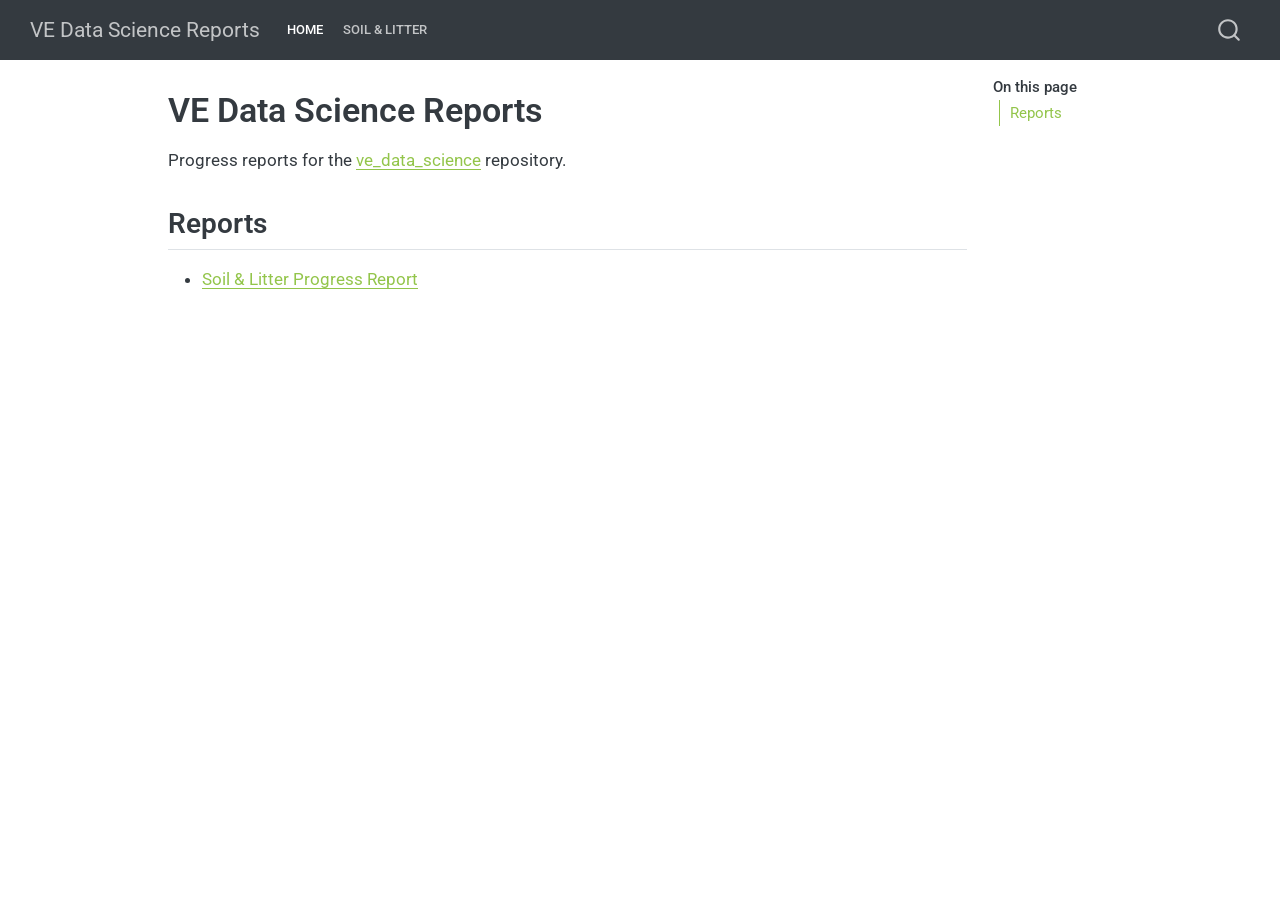
<file: index.html>
<html xmlns="http://www.w3.org/1999/xhtml">    
  <head>      
    <title>Redirect to docs/index.html</title>      
    <meta http-equiv="refresh" content="0;URL='docs/index.html'" />    
  </head>    
  <body> 
  </body>  
</html>
</file>
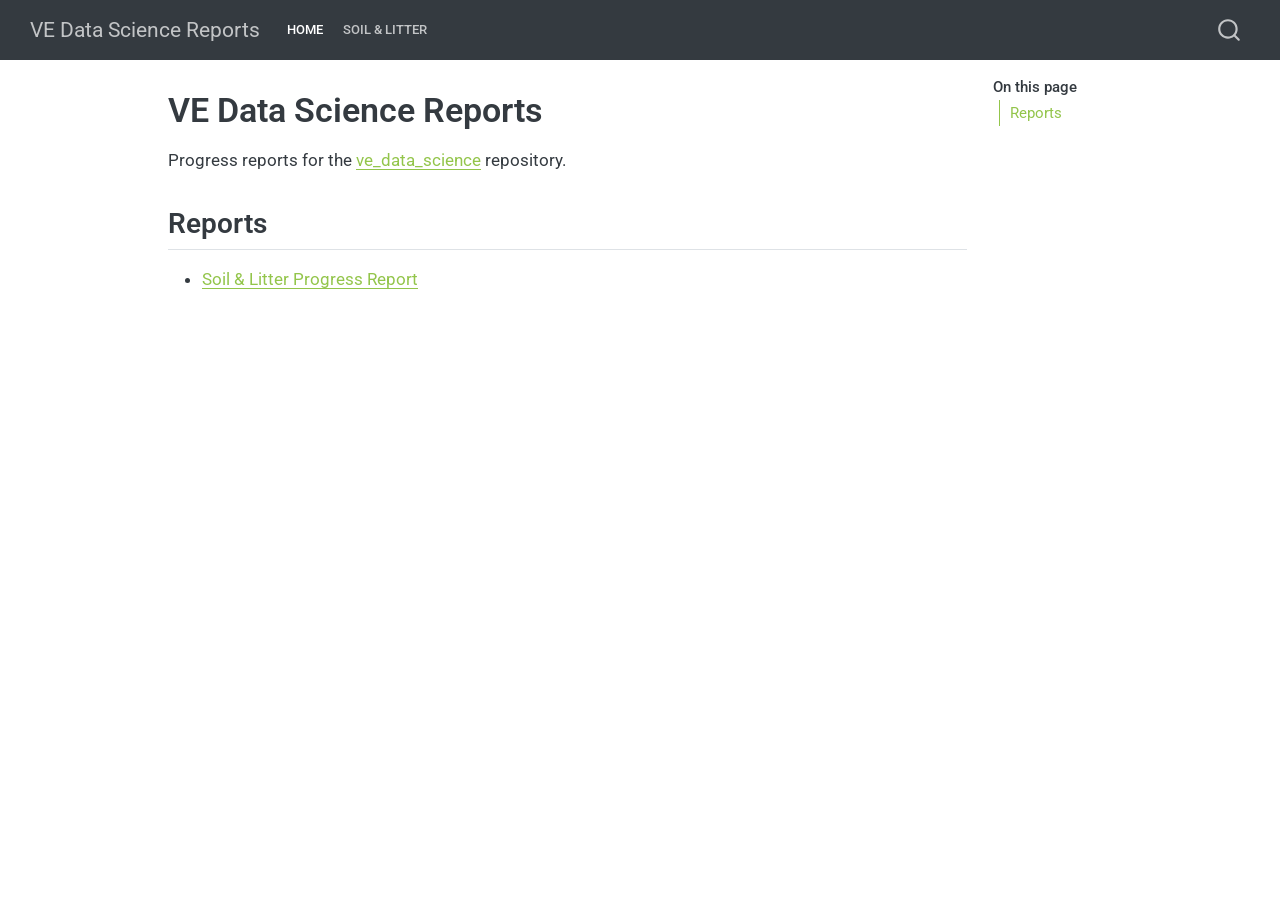
<file: docs/index.html>
<!DOCTYPE html>
<html xmlns="http://www.w3.org/1999/xhtml" lang="en" xml:lang="en"><head>

<meta charset="utf-8">
<meta name="generator" content="quarto-1.10.18">

<meta name="viewport" content="width=device-width, initial-scale=1.0, user-scalable=yes">


<title>VE Data Science Reports</title>
<style>
/* Default styles provided by pandoc.
** See https://pandoc.org/MANUAL.html#variables-for-html for config info.
*/
span.smallcaps{font-variant: small-caps;}
div.columns{display: flex; gap: 1.5em;}
div.column{flex: auto;}
@media screen {
div.columns{gap: min(4vw, 1.5em);}
div.column{overflow-x: auto;}
}
div.hanging-indent{margin-left: 1.5em; text-indent: -1.5em;}
ul.task-list{list-style: none;}
ul.task-list li input[type="checkbox"] {
  width: 0.8em;
  margin: 0 0.8em 0.2em -1em; /* quarto-specific, see https://github.com/quarto-dev/quarto-cli/issues/4556 */ 
  vertical-align: middle;
}
</style>


<script src="../site_libs/quarto-nav/quarto-nav.js"></script>
<script src="../site_libs/quarto-nav/headroom.min.js"></script>
<script src="../site_libs/clipboard/clipboard.min.js"></script>
<script src="../site_libs/quarto-search/autocomplete.umd.js"></script>
<script src="../site_libs/quarto-search/fuse.min.js"></script>
<script src="../site_libs/quarto-search/quarto-search.js"></script>
<meta name="quarto:offset" content="../">
<script src="../site_libs/quarto-html/quarto.js" type="module"></script>
<script src="../site_libs/quarto-html/tabsets/tabsets.js" type="module"></script>
<script src="../site_libs/quarto-html/popper.min.js"></script>
<script src="../site_libs/quarto-html/tippy.umd.min.js"></script>
<script src="../site_libs/quarto-html/anchor.min.js"></script>
<link href="../site_libs/quarto-html/tippy.css" rel="stylesheet">
<link href="../site_libs/quarto-html/quarto-syntax-highlighting-64a204ab8560d761af7679ceaba22944.css" rel="stylesheet" id="quarto-text-highlighting-styles">
<script src="../site_libs/bootstrap/bootstrap.min.js"></script>
<link href="../site_libs/bootstrap/bootstrap-icons.css" rel="stylesheet">
<link href="../site_libs/bootstrap/bootstrap-9c6d1d321c788bb5b423d29b4b11a846.min.css" rel="stylesheet" append-hash="true" id="quarto-bootstrap" data-mode="light">
<script id="quarto-search-options" type="application/json">{
  "location": "navbar",
  "copy-button": false,
  "collapse-after": 3,
  "panel-placement": "end",
  "type": "overlay",
  "limit": 50,
  "keyboard-shortcut": [
    "f",
    "/",
    "s"
  ],
  "show-item-context": false,
  "language": {
    "search-no-results-text": "No results",
    "search-matching-documents-text": "matching documents",
    "search-copy-link-title": "Copy link to search",
    "search-hide-matches-text": "Hide additional matches",
    "search-more-match-text": "more match in this document",
    "search-more-matches-text": "more matches in this document",
    "search-clear-button-title": "Clear",
    "search-text-placeholder": "",
    "search-detached-cancel-button-title": "Cancel",
    "search-submit-button-title": "Submit",
    "search-label": "Search"
  }
}</script>


</head>

<body class="nav-fixed quarto-light">

<div id="quarto-search-results"></div>
  <header id="quarto-header" class="headroom fixed-top">
    <nav class="navbar navbar-expand-lg " data-bs-theme="dark">
      <div class="navbar-container container-fluid">
      <div class="navbar-brand-container mx-auto">
    <a class="navbar-brand" href="../index.html">
    <span class="navbar-title">VE Data Science Reports</span>
    </a>
  </div>
            <div id="quarto-search" class="" title="Search"></div>
          <button class="navbar-toggler" type="button" data-bs-toggle="collapse" data-bs-target="#navbarCollapse" aria-controls="navbarCollapse" role="menu" aria-expanded="false" aria-label="Toggle navigation" onclick="if (window.quartoToggleHeadroom) { window.quartoToggleHeadroom(); }">
  <span class="navbar-toggler-icon"></span>
</button>
          <div class="collapse navbar-collapse" id="navbarCollapse">
            <ul class="navbar-nav navbar-nav-scroll me-auto">
  <li class="nav-item">
    <a class="nav-link active" href="../docs/index.html" aria-current="page"> 
<span class="menu-text">Home</span></a>
  </li>  
  <li class="nav-item">
    <a class="nav-link" href="../docs/soil_progress_report.html"> 
<span class="menu-text">Soil &amp; Litter</span></a>
  </li>  
</ul>
          </div> <!-- /navcollapse -->
            <div class="quarto-navbar-tools">
</div>
      </div> <!-- /container-fluid -->
    </nav>
</header>
<!-- content -->
<div id="quarto-content" class="quarto-container page-columns page-rows-contents page-layout-article page-navbar">
<!-- sidebar -->
<!-- margin-sidebar -->
    <div id="quarto-margin-sidebar" class="sidebar margin-sidebar">
        <nav id="TOC" role="doc-toc" class="toc-active" data-toc-expanded="99">
    <h2 id="toc-title">On this page</h2>
   
  <ul>
  <li><a href="#reports" id="toc-reports" class="nav-link active" data-scroll-target="#reports">Reports</a></li>
  </ul>
</nav>
    </div>
<!-- main -->
<main class="content" id="quarto-document-content">

<header id="title-block-header" class="quarto-title-block default">
<div class="quarto-title">
<h1 class="title">VE Data Science Reports</h1>
</div>



<div class="quarto-title-meta">

    
  
    
  </div>
  


</header>


<p>Progress reports for the <a href="https://github.com/ImperialCollegeLondon/ve_data_science">ve_data_science</a> repository.</p>
<section id="reports" class="level2">
<h2 class="anchored" data-anchor-id="reports">Reports</h2>
<ul>
<li><a href="../docs/soil_progress_report.html">Soil &amp; Litter Progress Report</a></li>
</ul>


</section>

</main> <!-- /main -->
<script id="quarto-html-after-body" type="application/javascript">
  window.document.addEventListener("DOMContentLoaded", function (event) {
    const icon = "";
    const anchorJS = new window.AnchorJS();
    anchorJS.options = {
      placement: 'right',
      icon: icon
    };
    anchorJS.add('.anchored');
    const isCodeAnnotation = (el) => {
      for (const clz of el.classList) {
        if (clz.startsWith('code-annotation-')) {                     
          return true;
        }
      }
      return false;
    }
    const onCopySuccess = function(e) {
      // button target
      const button = e.trigger;
      // don't keep focus
      button.blur();
      // flash "checked"
      button.classList.add('code-copy-button-checked');
      var currentTitle = button.getAttribute("title");
      button.setAttribute("title", "Copied!");
      let tooltip;
      if (window.bootstrap) {
        button.setAttribute("data-bs-toggle", "tooltip");
        button.setAttribute("data-bs-placement", "left");
        button.setAttribute("data-bs-title", "Copied!");
        tooltip = new bootstrap.Tooltip(button, 
          { trigger: "manual", 
            customClass: "code-copy-button-tooltip",
            offset: [0, -8]});
        tooltip.show();    
      }
      setTimeout(function() {
        if (tooltip) {
          tooltip.hide();
          button.removeAttribute("data-bs-title");
          button.removeAttribute("data-bs-toggle");
          button.removeAttribute("data-bs-placement");
        }
        button.setAttribute("title", currentTitle);
        button.classList.remove('code-copy-button-checked');
      }, 1000);
      // clear code selection
      e.clearSelection();
    }
    const getTextToCopy = function(trigger) {
      const outerScaffold = trigger.parentElement.cloneNode(true);
      const codeEl = outerScaffold.querySelector('code');
      for (const childEl of codeEl.children) {
        if (isCodeAnnotation(childEl)) {
          childEl.remove();
        }
      }
      return codeEl.innerText;
    }
    const clipboard = new window.ClipboardJS('.code-copy-button:not([data-in-quarto-modal])', {
      text: getTextToCopy
    });
    clipboard.on('success', onCopySuccess);
    if (window.document.getElementById('quarto-embedded-source-code-modal')) {
      const clipboardModal = new window.ClipboardJS('.code-copy-button[data-in-quarto-modal]', {
        text: getTextToCopy,
        container: window.document.getElementById('quarto-embedded-source-code-modal')
      });
      clipboardModal.on('success', onCopySuccess);
    }
      var localhostRegex = new RegExp(/^(?:http|https):\/\/localhost\:?[0-9]*\//);
      var mailtoRegex = new RegExp(/^mailto:/);
        var filterRegex = new RegExp("https:\/\/hrlai\.github\.io\/ve_data_science_reports\/");
      var isInternal = (href) => {
          return filterRegex.test(href) || localhostRegex.test(href) || mailtoRegex.test(href);
      }
      // Inspect non-navigation links and adorn them if external
     var links = window.document.querySelectorAll('a[href]:not(.nav-link):not(.navbar-brand):not(.toc-action):not(.sidebar-link):not(.sidebar-item-toggle):not(.pagination-link):not(.no-external):not([aria-hidden]):not(.dropdown-item):not(.quarto-navigation-tool):not(.about-link)');
      for (var i=0; i<links.length; i++) {
        const link = links[i];
        if (!isInternal(link.href)) {
          // undo the damage that might have been done by quarto-nav.js in the case of
          // links that we want to consider external
          if (link.dataset.originalHref !== undefined) {
            link.href = link.dataset.originalHref;
          }
        }
      }
    function tippyHover(el, contentFn, onTriggerFn, onUntriggerFn) {
      const config = {
        allowHTML: true,
        maxWidth: 500,
        delay: 100,
        arrow: false,
        appendTo: function(el) {
            return el.parentElement;
        },
        interactive: true,
        interactiveBorder: 10,
        theme: 'quarto',
        placement: 'bottom-start',
      };
      if (contentFn) {
        config.content = contentFn;
      }
      if (onTriggerFn) {
        config.onTrigger = onTriggerFn;
      }
      if (onUntriggerFn) {
        config.onUntrigger = onUntriggerFn;
      }
      window.tippy(el, config); 
    }
    const noterefs = window.document.querySelectorAll('a[role="doc-noteref"]');
    for (var i=0; i<noterefs.length; i++) {
      const ref = noterefs[i];
      tippyHover(ref, function() {
        // use id or data attribute instead here
        let href = ref.getAttribute('data-footnote-href') || ref.getAttribute('href');
        try { href = new URL(href).hash; } catch {}
        const id = href.replace(/^#\/?/, "");
        const note = window.document.getElementById(id);
        if (note) {
          return note.innerHTML;
        } else {
          return "";
        }
      });
    }
    const xrefs = window.document.querySelectorAll('a.quarto-xref');
    const processXRef = (id, note) => {
      // Strip column container classes
      const stripColumnClz = (el) => {
        el.classList.remove("page-full", "page-columns");
        if (el.children) {
          for (const child of el.children) {
            stripColumnClz(child);
          }
        }
      }
      stripColumnClz(note)
      if (id === null || id.startsWith('sec-')) {
        // Special case sections, only their first couple elements
        const container = document.createElement("div");
        if (note.children && note.children.length > 2) {
          container.appendChild(note.children[0].cloneNode(true));
          for (let i = 1; i < note.children.length; i++) {
            const child = note.children[i];
            if (child.tagName === "P" && child.innerText === "") {
              continue;
            } else {
              container.appendChild(child.cloneNode(true));
              break;
            }
          }
          if (window.Quarto?.typesetMath) {
            window.Quarto.typesetMath(container);
          }
          return container.innerHTML
        } else {
          if (window.Quarto?.typesetMath) {
            window.Quarto.typesetMath(note);
          }
          return note.innerHTML;
        }
      } else {
        // Remove any anchor links if they are present
        const anchorLink = note.querySelector('a.anchorjs-link');
        if (anchorLink) {
          anchorLink.remove();
        }
        if (window.Quarto?.typesetMath) {
          window.Quarto.typesetMath(note);
        }
        if (note.classList.contains("callout")) {
          return note.outerHTML;
        } else {
          return note.innerHTML;
        }
      }
    }
    for (var i=0; i<xrefs.length; i++) {
      const xref = xrefs[i];
      tippyHover(xref, undefined, function(instance) {
        instance.disable();
        let url = xref.getAttribute('href');
        let hash = undefined; 
        if (url.startsWith('#')) {
          hash = url;
        } else {
          try { hash = new URL(url).hash; } catch {}
        }
        if (hash) {
          const id = hash.replace(/^#\/?/, "");
          const note = window.document.getElementById(id);
          if (note !== null) {
            try {
              const html = processXRef(id, note.cloneNode(true));
              instance.setContent(html);
            } finally {
              instance.enable();
              instance.show();
            }
          } else {
            // See if we can fetch this
            fetch(url.split('#')[0])
            .then(res => res.text())
            .then(html => {
              const parser = new DOMParser();
              const htmlDoc = parser.parseFromString(html, "text/html");
              const note = htmlDoc.getElementById(id);
              if (note !== null) {
                const html = processXRef(id, note);
                instance.setContent(html);
              } 
            }).finally(() => {
              instance.enable();
              instance.show();
            });
          }
        } else {
          // See if we can fetch a full url (with no hash to target)
          // This is a special case and we should probably do some content thinning / targeting
          fetch(url)
          .then(res => res.text())
          .then(html => {
            const parser = new DOMParser();
            const htmlDoc = parser.parseFromString(html, "text/html");
            const note = htmlDoc.querySelector('main.content');
            if (note !== null) {
              // This should only happen for chapter cross references
              // (since there is no id in the URL)
              // remove the first header
              if (note.children.length > 0 && note.children[0].tagName === "HEADER") {
                note.children[0].remove();
              }
              const html = processXRef(null, note);
              instance.setContent(html);
            } 
          }).finally(() => {
            instance.enable();
            instance.show();
          });
        }
      }, function(instance) {
      });
    }
        let selectedAnnoteEl;
        const selectorForAnnotation = ( cell, annotation) => {
          let cellAttr = 'data-code-cell="' + cell + '"';
          let lineAttr = 'data-code-annotation="' +  annotation + '"';
          const selector = 'span[' + cellAttr + '][' + lineAttr + ']';
          return selector;
        }
        const selectCodeLines = (annoteEl) => {
          const doc = window.document;
          const targetCell = annoteEl.getAttribute("data-target-cell");
          const targetAnnotation = annoteEl.getAttribute("data-target-annotation");
          const annoteSpan = window.document.querySelector(selectorForAnnotation(targetCell, targetAnnotation));
          const lines = annoteSpan.getAttribute("data-code-lines").split(",");
          const lineIds = lines.map((line) => {
            return targetCell + "-" + line;
          })
          let top = null;
          let height = null;
          let parent = null;
          if (lineIds.length > 0) {
              //compute the position of the single el (top and bottom and make a div)
              const el = window.document.getElementById(lineIds[0]);
              top = el.offsetTop;
              height = el.offsetHeight;
              parent = el.parentElement.parentElement;
            if (lineIds.length > 1) {
              const lastEl = window.document.getElementById(lineIds[lineIds.length - 1]);
              const bottom = lastEl.offsetTop + lastEl.offsetHeight;
              height = bottom - top;
            }
            if (top !== null && height !== null && parent !== null) {
              // cook up a div (if necessary) and position it 
              let div = window.document.getElementById("code-annotation-line-highlight");
              if (div === null) {
                div = window.document.createElement("div");
                div.setAttribute("id", "code-annotation-line-highlight");
                div.style.position = 'absolute';
                parent.appendChild(div);
              }
              div.style.top = top - 2 + "px";
              div.style.height = height + 4 + "px";
              div.style.left = 0;
              let gutterDiv = window.document.getElementById("code-annotation-line-highlight-gutter");
              if (gutterDiv === null) {
                gutterDiv = window.document.createElement("div");
                gutterDiv.setAttribute("id", "code-annotation-line-highlight-gutter");
                gutterDiv.style.position = 'absolute';
                const codeCell = window.document.getElementById(targetCell);
                const gutter = codeCell.querySelector('.code-annotation-gutter');
                gutter.appendChild(gutterDiv);
              }
              gutterDiv.style.top = top - 2 + "px";
              gutterDiv.style.height = height + 4 + "px";
            }
            selectedAnnoteEl = annoteEl;
          }
        };
        const unselectCodeLines = () => {
          const elementsIds = ["code-annotation-line-highlight", "code-annotation-line-highlight-gutter"];
          elementsIds.forEach((elId) => {
            const div = window.document.getElementById(elId);
            if (div) {
              div.remove();
            }
          });
          selectedAnnoteEl = undefined;
        };
          // Handle positioning of the toggle
      window.addEventListener(
        "resize",
        throttle(() => {
          elRect = undefined;
          if (selectedAnnoteEl) {
            selectCodeLines(selectedAnnoteEl);
          }
        }, 10)
      );
      function throttle(fn, ms) {
      let throttle = false;
      let timer;
        return (...args) => {
          if(!throttle) { // first call gets through
              fn.apply(this, args);
              throttle = true;
          } else { // all the others get throttled
              if(timer) clearTimeout(timer); // cancel #2
              timer = setTimeout(() => {
                fn.apply(this, args);
                timer = throttle = false;
              }, ms);
          }
        };
      }
        // Attach click handler to the DT
        const annoteDls = window.document.querySelectorAll('dt[data-target-cell]');
        for (const annoteDlNode of annoteDls) {
          annoteDlNode.addEventListener('click', (event) => {
            const clickedEl = event.target;
            if (clickedEl !== selectedAnnoteEl) {
              unselectCodeLines();
              const activeEl = window.document.querySelector('dt[data-target-cell].code-annotation-active');
              if (activeEl) {
                activeEl.classList.remove('code-annotation-active');
              }
              selectCodeLines(clickedEl);
              clickedEl.classList.add('code-annotation-active');
            } else {
              // Unselect the line
              unselectCodeLines();
              clickedEl.classList.remove('code-annotation-active');
            }
          });
        }
    const findCites = (el) => {
      const parentEl = el.parentElement;
      if (parentEl) {
        const cites = parentEl.dataset.cites;
        if (cites) {
          return {
            el,
            cites: cites.split(' ')
          };
        } else {
          return findCites(el.parentElement)
        }
      } else {
        return undefined;
      }
    };
    var bibliorefs = window.document.querySelectorAll('a[role="doc-biblioref"]');
    for (var i=0; i<bibliorefs.length; i++) {
      const ref = bibliorefs[i];
      const citeInfo = findCites(ref);
      if (citeInfo) {
        tippyHover(citeInfo.el, function() {
          var popup = window.document.createElement('div');
          citeInfo.cites.forEach(function(cite) {
            var citeDiv = window.document.createElement('div');
            citeDiv.classList.add('hanging-indent');
            citeDiv.classList.add('csl-entry');
            var biblioDiv = window.document.getElementById('ref-' + cite);
            if (biblioDiv) {
              citeDiv.innerHTML = biblioDiv.innerHTML;
            }
            popup.appendChild(citeDiv);
          });
          return popup.innerHTML;
        });
      }
    }
  });
  </script>
</div> <!-- /content -->




</body></html>
</file>
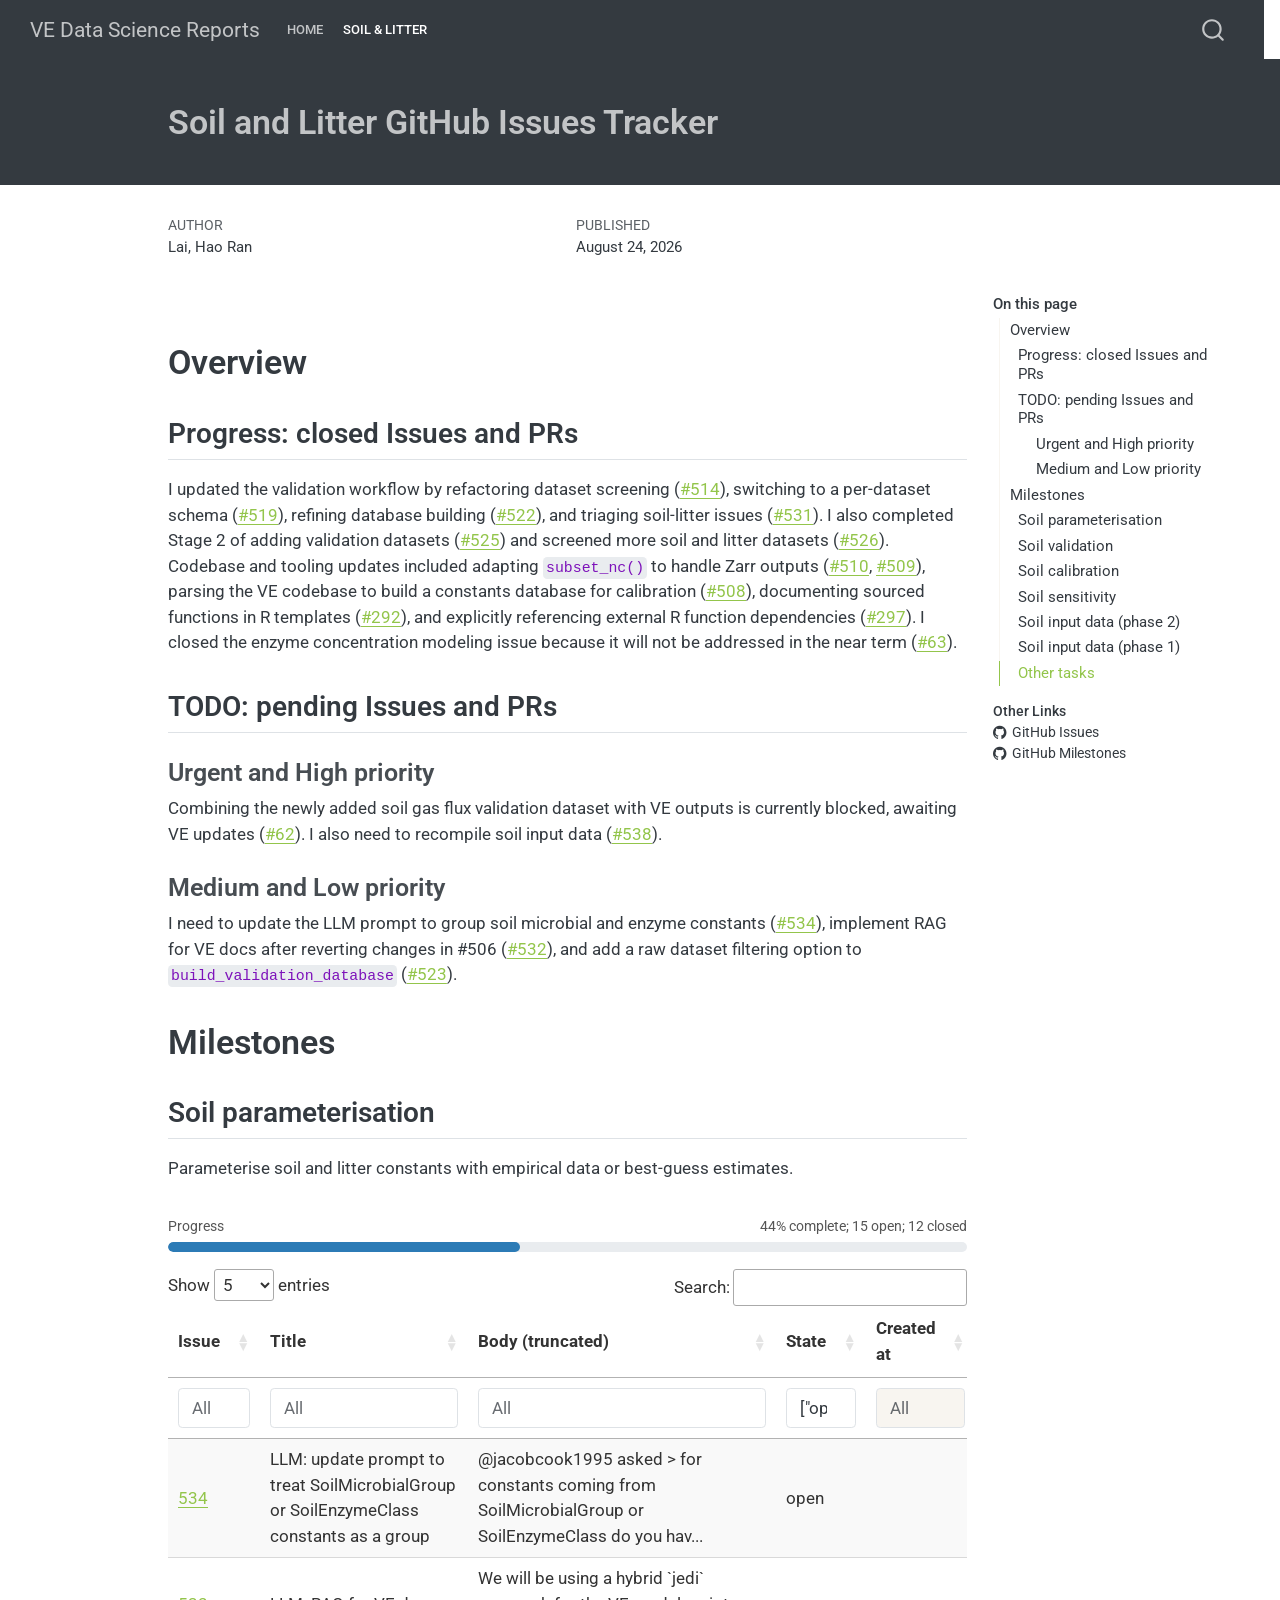
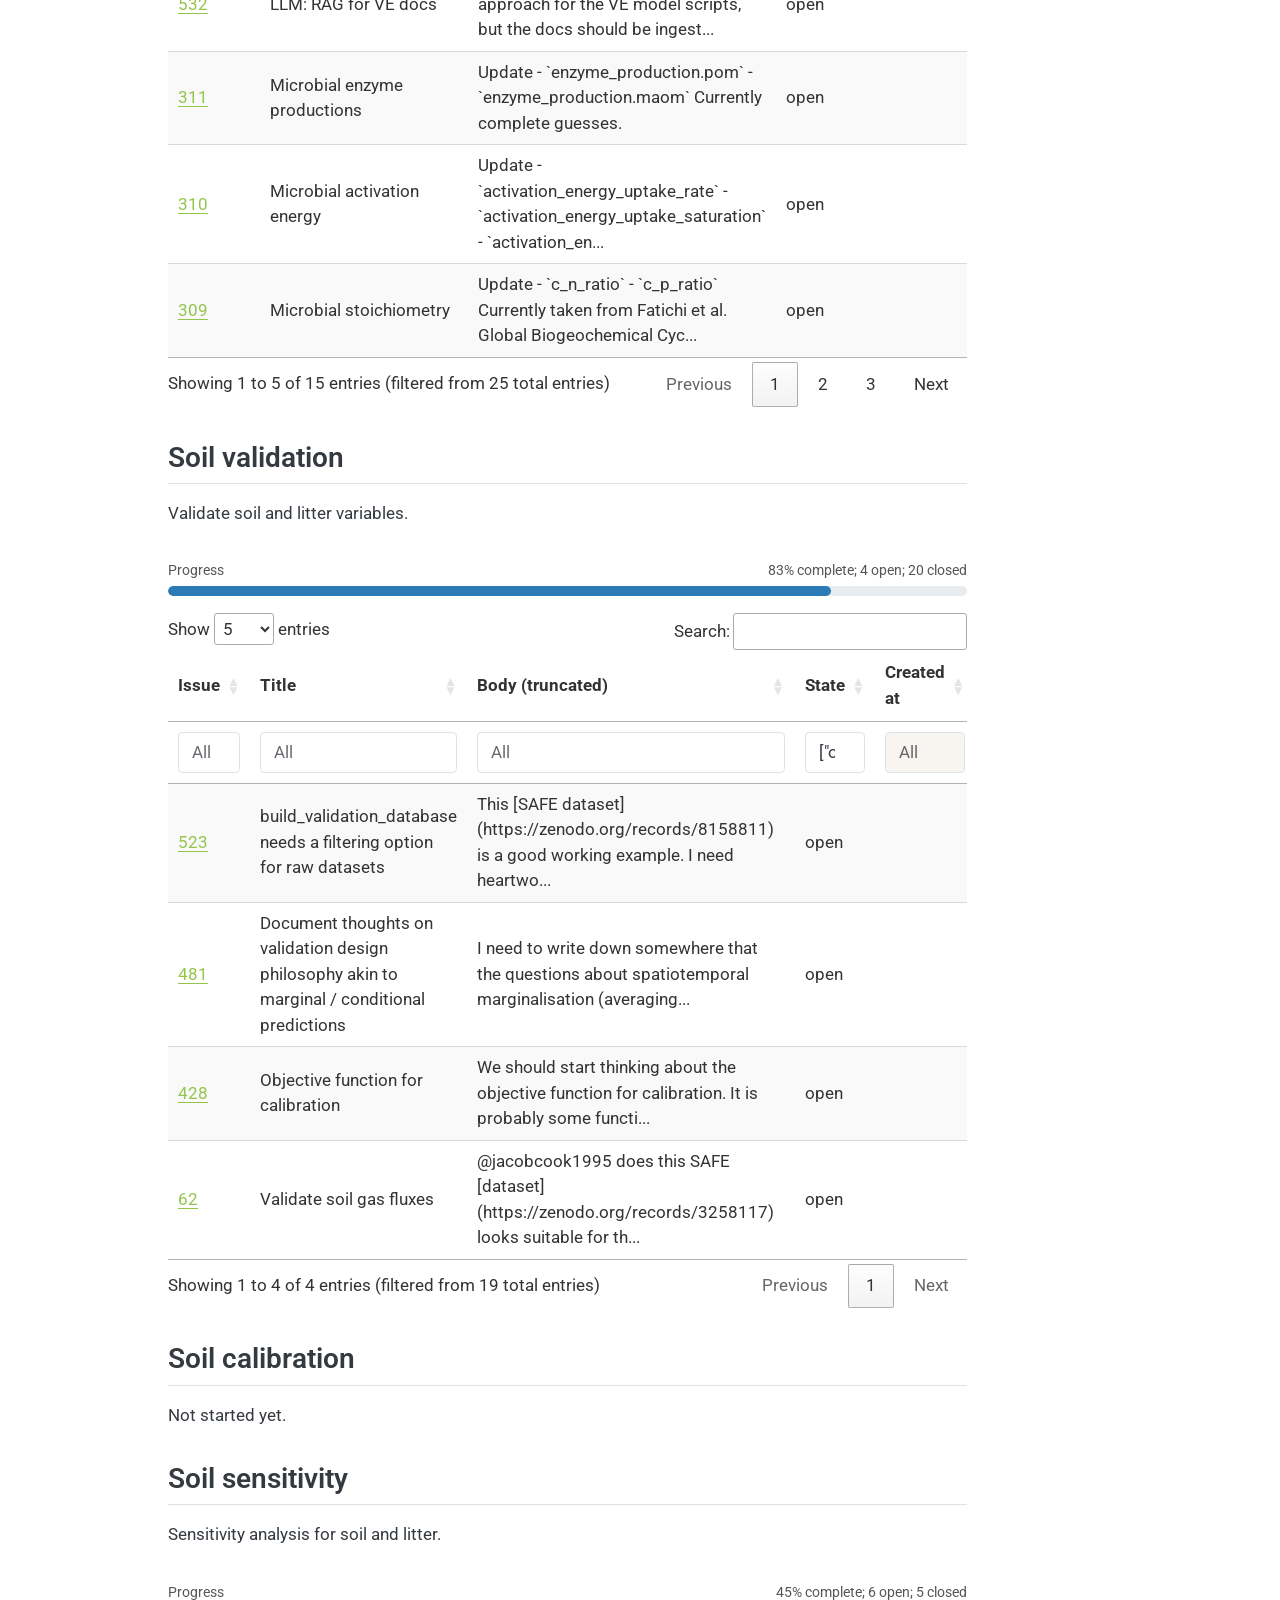
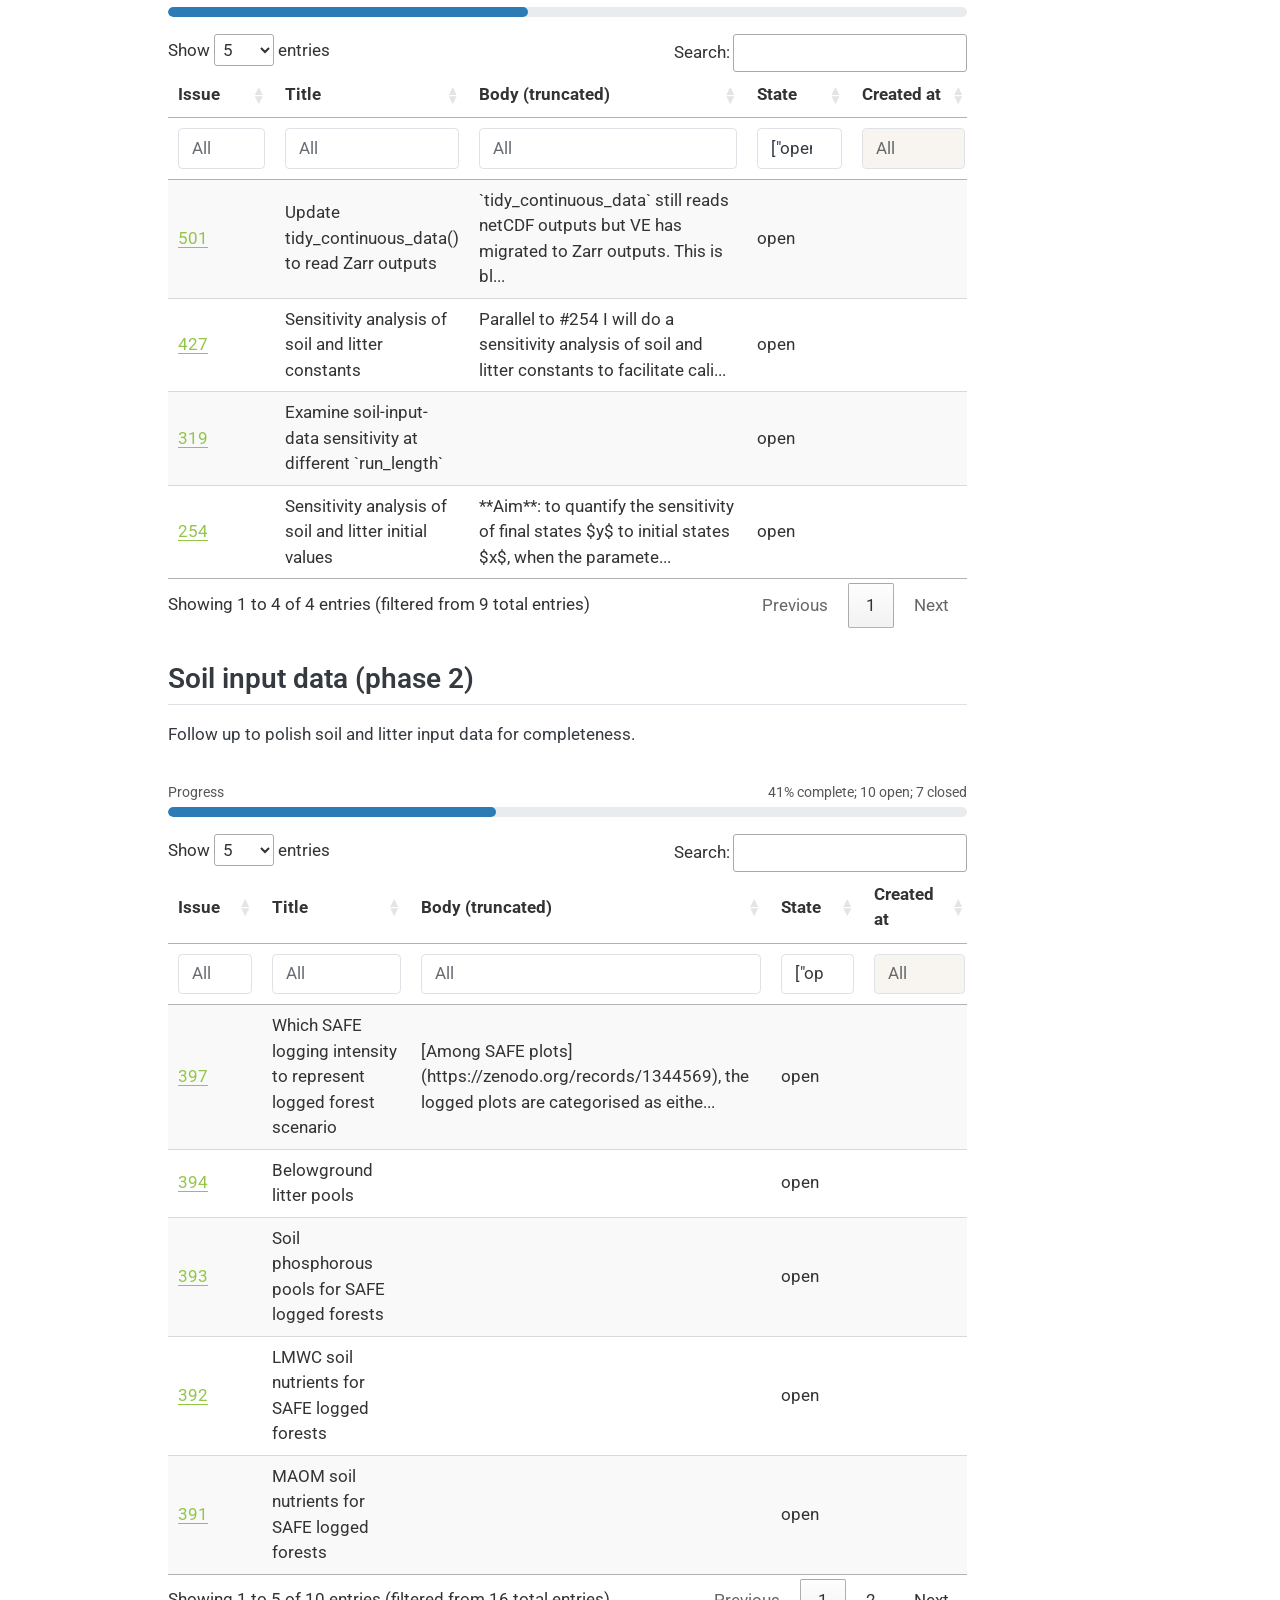
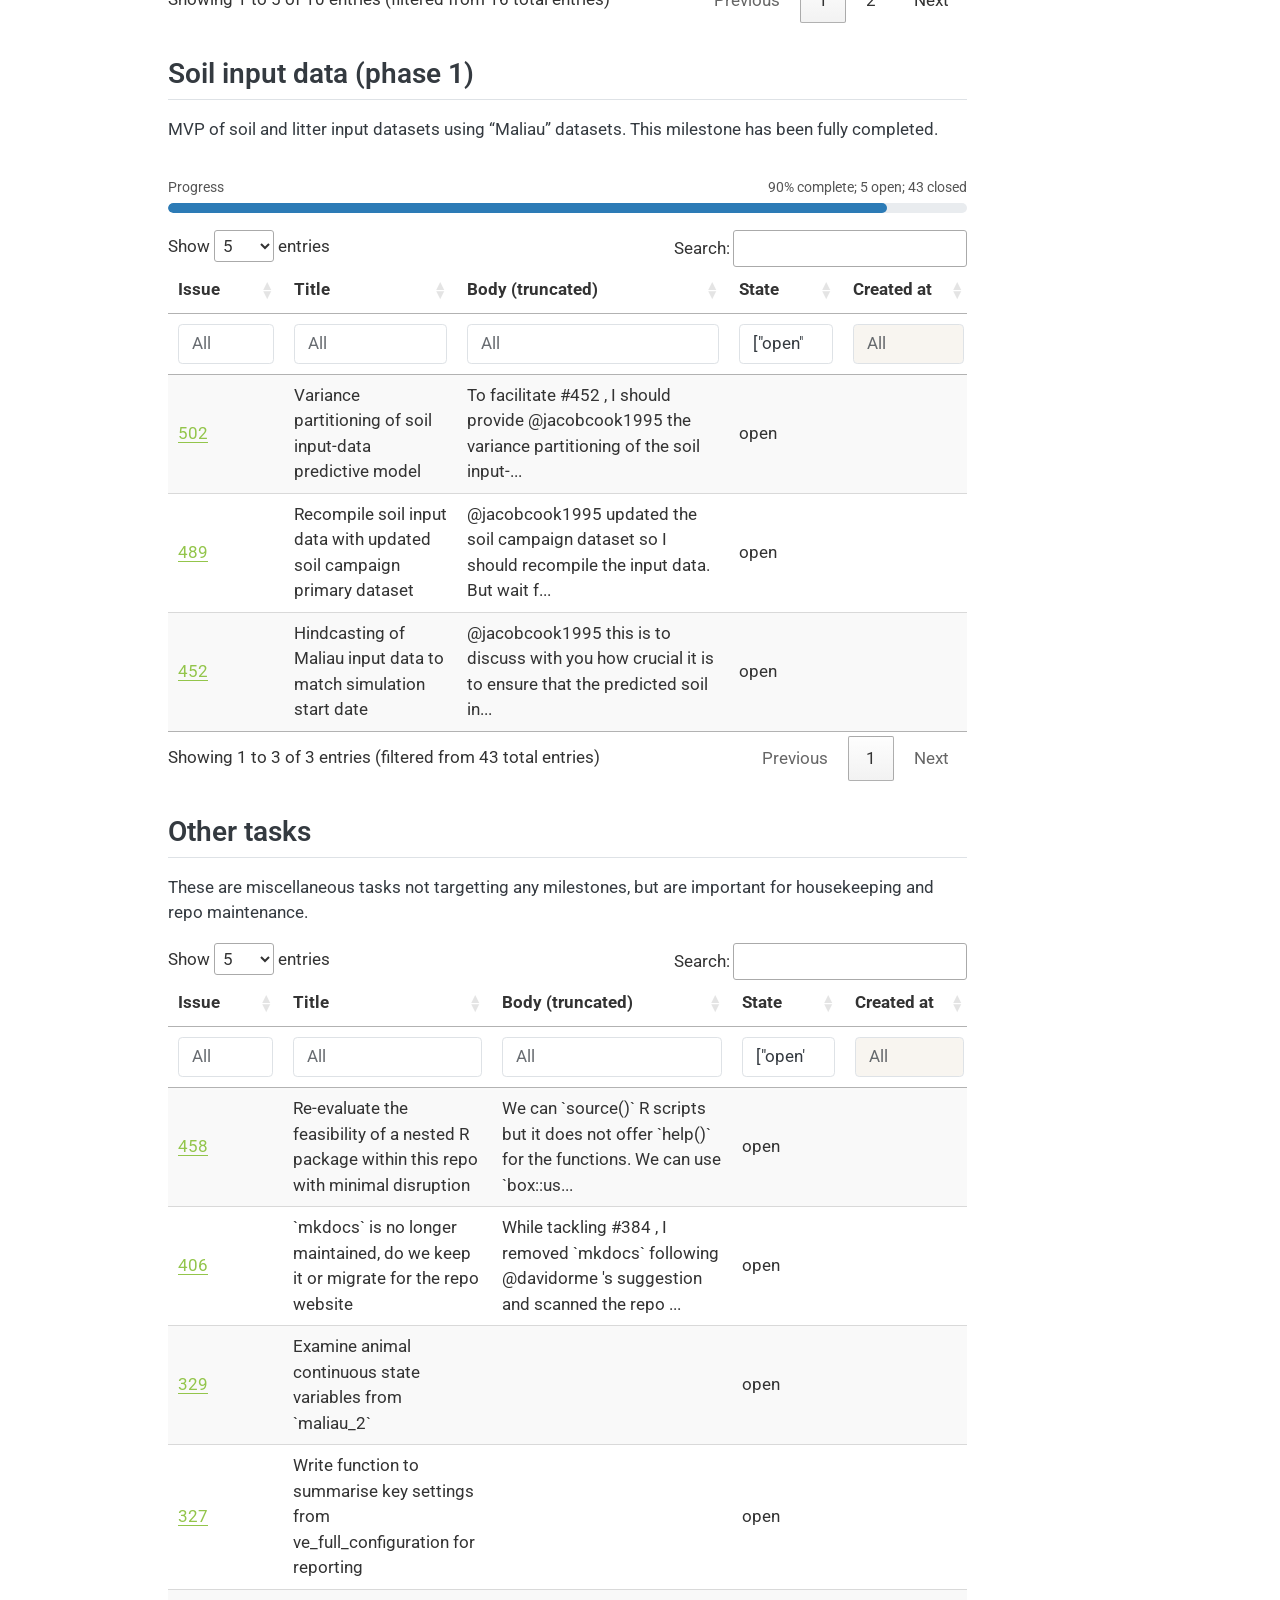
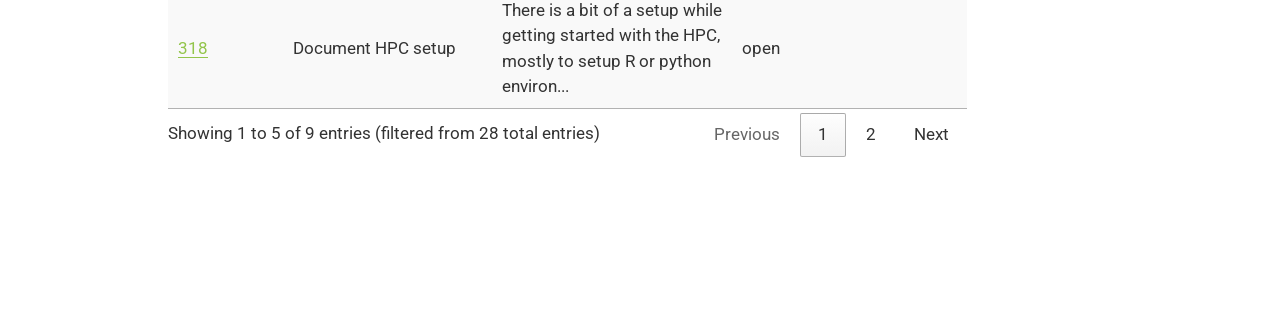
<file: docs/soil_progress_report.html>
<!DOCTYPE html>
<html xmlns="http://www.w3.org/1999/xhtml" lang="en" xml:lang="en"><head>

<meta charset="utf-8">
<meta name="generator" content="quarto-1.10.18">

<meta name="viewport" content="width=device-width, initial-scale=1.0, user-scalable=yes">

<meta name="author" content="Lai, Hao Ran">
<meta name="dcterms.date" content="2026-08-24">

<title>Soil and Litter GitHub Issues Tracker – VE Data Science Reports</title>
<style>
/* Default styles provided by pandoc.
** See https://pandoc.org/MANUAL.html#variables-for-html for config info.
*/
span.smallcaps{font-variant: small-caps;}
div.columns{display: flex; gap: 1.5em;}
div.column{flex: auto;}
@media screen {
div.columns{gap: min(4vw, 1.5em);}
div.column{overflow-x: auto;}
}
div.hanging-indent{margin-left: 1.5em; text-indent: -1.5em;}
ul.task-list{list-style: none;}
ul.task-list li input[type="checkbox"] {
  width: 0.8em;
  margin: 0 0.8em 0.2em -1em; /* quarto-specific, see https://github.com/quarto-dev/quarto-cli/issues/4556 */ 
  vertical-align: middle;
}
</style>


<script src="../site_libs/quarto-nav/quarto-nav.js"></script>
<script src="../site_libs/quarto-nav/headroom.min.js"></script>
<script src="../site_libs/clipboard/clipboard.min.js"></script>
<script src="../site_libs/quarto-search/autocomplete.umd.js"></script>
<script src="../site_libs/quarto-search/fuse.min.js"></script>
<script src="../site_libs/quarto-search/quarto-search.js"></script>
<meta name="quarto:offset" content="../">
<script src="../site_libs/quarto-html/quarto.js" type="module"></script>
<script src="../site_libs/quarto-html/tabsets/tabsets.js" type="module"></script>
<script src="../site_libs/quarto-html/popper.min.js"></script>
<script src="../site_libs/quarto-html/tippy.umd.min.js"></script>
<script src="../site_libs/quarto-html/anchor.min.js"></script>
<link href="../site_libs/quarto-html/tippy.css" rel="stylesheet">
<link href="../site_libs/quarto-html/quarto-syntax-highlighting-64a204ab8560d761af7679ceaba22944.css" rel="stylesheet" id="quarto-text-highlighting-styles">
<script src="../site_libs/bootstrap/bootstrap.min.js"></script>
<link href="../site_libs/bootstrap/bootstrap-icons.css" rel="stylesheet">
<link href="../site_libs/bootstrap/bootstrap-9c6d1d321c788bb5b423d29b4b11a846.min.css" rel="stylesheet" append-hash="true" id="quarto-bootstrap" data-mode="light">
<script id="quarto-search-options" type="application/json">{
  "location": "navbar",
  "copy-button": false,
  "collapse-after": 3,
  "panel-placement": "end",
  "type": "overlay",
  "limit": 50,
  "keyboard-shortcut": [
    "f",
    "/",
    "s"
  ],
  "show-item-context": false,
  "language": {
    "search-no-results-text": "No results",
    "search-matching-documents-text": "matching documents",
    "search-copy-link-title": "Copy link to search",
    "search-hide-matches-text": "Hide additional matches",
    "search-more-match-text": "more match in this document",
    "search-more-matches-text": "more matches in this document",
    "search-clear-button-title": "Clear",
    "search-text-placeholder": "",
    "search-detached-cancel-button-title": "Cancel",
    "search-submit-button-title": "Submit",
    "search-label": "Search"
  }
}</script>
<script async="" src="https://hypothes.is/embed.js"></script>
<script>
  window.document.addEventListener("DOMContentLoaded", function (_event) {
    document.body.classList.add('hypothesis-enabled');
  });
</script>
<link href="../site_libs/htmltools-fill-0.5.9/fill.css" rel="stylesheet">
<script src="../site_libs/htmlwidgets-1.6.4/htmlwidgets.js"></script>
<link href="../site_libs/datatables-css-0.0.0/datatables-crosstalk.css" rel="stylesheet">
<script src="../site_libs/datatables-binding-0.34.0/datatables.js"></script>
<script src="../site_libs/jquery-3.6.0/jquery-3.6.0.min.js"></script>
<link href="../site_libs/dt-core-1.13.6/css/jquery.dataTables.min.css" rel="stylesheet">
<link href="../site_libs/dt-core-1.13.6/css/jquery.dataTables.extra.css" rel="stylesheet">
<script src="../site_libs/dt-core-1.13.6/js/jquery.dataTables.min.js"></script>
<link href="../site_libs/nouislider-7.0.10/jquery.nouislider.min.css" rel="stylesheet">
<script src="../site_libs/nouislider-7.0.10/jquery.nouislider.min.js"></script>
<link href="../site_libs/selectize-0.12.0/selectize.bootstrap3.css" rel="stylesheet">
<script src="../site_libs/selectize-0.12.0/selectize.min.js"></script>
<link href="../site_libs/crosstalk-1.2.2/css/crosstalk.min.css" rel="stylesheet">
<script src="../site_libs/crosstalk-1.2.2/js/crosstalk.min.js"></script>


</head>

<body class="nav-fixed quarto-light">

<div id="quarto-search-results"></div>
  <header id="quarto-header" class="headroom fixed-top quarto-banner">
    <nav class="navbar navbar-expand-lg " data-bs-theme="dark">
      <div class="navbar-container container-fluid">
      <div class="navbar-brand-container mx-auto">
    <a class="navbar-brand" href="../index.html">
    <span class="navbar-title">VE Data Science Reports</span>
    </a>
  </div>
            <div id="quarto-search" class="" title="Search"></div>
          <button class="navbar-toggler" type="button" data-bs-toggle="collapse" data-bs-target="#navbarCollapse" aria-controls="navbarCollapse" role="menu" aria-expanded="false" aria-label="Toggle navigation" onclick="if (window.quartoToggleHeadroom) { window.quartoToggleHeadroom(); }">
  <span class="navbar-toggler-icon"></span>
</button>
          <div class="collapse navbar-collapse" id="navbarCollapse">
            <ul class="navbar-nav navbar-nav-scroll me-auto">
  <li class="nav-item">
    <a class="nav-link" href="../docs/index.html"> 
<span class="menu-text">Home</span></a>
  </li>  
  <li class="nav-item">
    <a class="nav-link active" href="../docs/soil_progress_report.html" aria-current="page"> 
<span class="menu-text">Soil &amp; Litter</span></a>
  </li>  
</ul>
          </div> <!-- /navcollapse -->
            <div class="quarto-navbar-tools">
</div>
      </div> <!-- /container-fluid -->
    </nav>
</header>
<!-- content -->
<header id="title-block-header" class="quarto-title-block default page-columns page-full">
  <div class="quarto-title-banner page-columns page-full">
    <div class="quarto-title column-body">
      <h1 class="title">Soil and Litter GitHub Issues Tracker</h1>
                      </div>
  </div>
    
  
  <div class="quarto-title-meta">

      <div>
      <div class="quarto-title-meta-heading">Author</div>
      <div class="quarto-title-meta-contents">
               <p>Lai, Hao Ran </p>
            </div>
    </div>
      
      <div>
      <div class="quarto-title-meta-heading">Published</div>
      <div class="quarto-title-meta-contents">
        <p class="date">August 24, 2026</p>
      </div>
    </div>
    
      
    </div>
    
  
  </header><div id="quarto-content" class="quarto-container page-columns page-rows-contents page-layout-article page-navbar">
<!-- sidebar -->
<!-- margin-sidebar -->
    <div id="quarto-margin-sidebar" class="sidebar margin-sidebar">
        <nav id="TOC" role="doc-toc" class="toc-active" data-toc-expanded="99">
    <h2 id="toc-title">On this page</h2>
   
  <ul>
  <li><a href="#sec-overview" id="toc-sec-overview" class="nav-link active" data-scroll-target="#sec-overview">Overview</a>
  <ul class="collapse">
  <li><a href="#progress-closed-issues-and-prs" id="toc-progress-closed-issues-and-prs" class="nav-link" data-scroll-target="#progress-closed-issues-and-prs">Progress: closed Issues and PRs</a></li>
  <li><a href="#todo-pending-issues-and-prs" id="toc-todo-pending-issues-and-prs" class="nav-link" data-scroll-target="#todo-pending-issues-and-prs">TODO: pending Issues and PRs</a>
  <ul class="collapse">
  <li><a href="#urgent-and-high-priority" id="toc-urgent-and-high-priority" class="nav-link" data-scroll-target="#urgent-and-high-priority">Urgent and High priority</a></li>
  <li><a href="#medium-and-low-priority" id="toc-medium-and-low-priority" class="nav-link" data-scroll-target="#medium-and-low-priority">Medium and Low priority</a></li>
  </ul></li>
  </ul></li>
  <li><a href="#sec-milestones" id="toc-sec-milestones" class="nav-link" data-scroll-target="#sec-milestones">Milestones</a>
  <ul class="collapse">
  <li><a href="#soil-parameterisation" id="toc-soil-parameterisation" class="nav-link" data-scroll-target="#soil-parameterisation">Soil parameterisation</a></li>
  <li><a href="#soil-validation" id="toc-soil-validation" class="nav-link" data-scroll-target="#soil-validation">Soil validation</a></li>
  <li><a href="#soil-calibration" id="toc-soil-calibration" class="nav-link" data-scroll-target="#soil-calibration">Soil calibration</a></li>
  <li><a href="#soil-sensitivity" id="toc-soil-sensitivity" class="nav-link" data-scroll-target="#soil-sensitivity">Soil sensitivity</a></li>
  <li><a href="#soil-input-data-phase-2" id="toc-soil-input-data-phase-2" class="nav-link" data-scroll-target="#soil-input-data-phase-2">Soil input data (phase 2)</a></li>
  <li><a href="#soil-input-data-phase-1" id="toc-soil-input-data-phase-1" class="nav-link" data-scroll-target="#soil-input-data-phase-1">Soil input data (phase 1)</a></li>
  <li><a href="#other-tasks" id="toc-other-tasks" class="nav-link" data-scroll-target="#other-tasks">Other tasks</a></li>
  </ul></li>
  </ul>
<div class="quarto-other-links"><h2>Other Links</h2><ul><li><a href="https://github.com/ImperialCollegeLondon/ve_data_science/issues?q=is%3Aissue%20state%3Aopen%20author%3Ahrlai"><i class="bi bi-github"></i>GitHub Issues</a></li><li><a href="https://github.com/ImperialCollegeLondon/ve_data_science/milestones"><i class="bi bi-github"></i>GitHub Milestones</a></li></ul></div></nav>
    </div>
<!-- main -->
<main class="content quarto-banner-title-block" id="quarto-document-content">





<section id="sec-overview" class="level1">
<h1>Overview</h1>
<section id="progress-closed-issues-and-prs" class="level2">
<h2 class="anchored" data-anchor-id="progress-closed-issues-and-prs">Progress: closed Issues and PRs</h2>
<p>I updated the validation workflow by refactoring dataset screening (<a href="https://github.com/ImperialCollegeLondon/ve_data_science/pull/514" title="Validation: Refactor log_dataset to screen_dataset and add_schema to improve dataset screening">#514</a>), switching to a per-dataset schema (<a href="https://github.com/ImperialCollegeLondon/ve_data_science/pull/519" title="Validation: switch to per-dataset schema for improved maintainability">#519</a>), refining database building (<a href="https://github.com/ImperialCollegeLondon/ve_data_science/pull/522" title="Validation: refine build_validation_database()">#522</a>), and triaging soil-litter issues (<a href="https://github.com/ImperialCollegeLondon/ve_data_science/issues/531" title="Triage soil-litter Issues to improve progress reporting">#531</a>). I also completed Stage 2 of adding validation datasets (<a href="https://github.com/ImperialCollegeLondon/ve_data_science/issues/525" title="Add soil and litter validation datasets (stage 2)">#525</a>) and screened more soil and litter datasets (<a href="https://github.com/ImperialCollegeLondon/ve_data_science/pull/526" title="Validation: screen more soil and litter datasets">#526</a>). Codebase and tooling updates included adapting <code>subset_nc()</code> to handle Zarr outputs (<a href="https://github.com/ImperialCollegeLondon/ve_data_science/pull/510" title="509 update subset_nc()">#510</a>, <a href="https://github.com/ImperialCollegeLondon/ve_data_science/issues/509" title="Update subset_nc() to cope with Zarr output vs netCDF input">#509</a>), parsing the VE codebase to build a constants database for calibration (<a href="https://github.com/ImperialCollegeLondon/ve_data_science/pull/508" title="Return of the Jedi: parsing VE codebase to build a constant database">#508</a>), documenting sourced functions in R templates (<a href="https://github.com/ImperialCollegeLondon/ve_data_science/issues/292" title="Document functions that are sourced from another script">#292</a>), and explicitly referencing external R function dependencies (<a href="https://github.com/ImperialCollegeLondon/ve_data_science/issues/297" title="Explicitly reference dependencies of external functions in tools/R">#297</a>). I closed the enzyme concentration modeling issue because it will not be addressed in the near term (<a href="https://github.com/ImperialCollegeLondon/ve_data_science/issues/63" title="Model enzyme / functional gene concentrations / compositions">#63</a>).</p>
</section>
<section id="todo-pending-issues-and-prs" class="level2">
<h2 class="anchored" data-anchor-id="todo-pending-issues-and-prs">TODO: pending Issues and PRs</h2>
<section id="urgent-and-high-priority" class="level3">
<h3 class="anchored" data-anchor-id="urgent-and-high-priority">Urgent and High priority</h3>
<p>Combining the newly added soil gas flux validation dataset with VE outputs is currently blocked, awaiting VE updates (<a href="https://github.com/ImperialCollegeLondon/ve_data_science/issues/62" title="Validate soil gas fluxes">#62</a>). I also need to recompile soil input data (<a href="https://github.com/ImperialCollegeLondon/ve_data_science/pull/538" title="489 recompile soil input data">#538</a>).</p>
</section>
<section id="medium-and-low-priority" class="level3">
<h3 class="anchored" data-anchor-id="medium-and-low-priority">Medium and Low priority</h3>
<p>I need to update the LLM prompt to group soil microbial and enzyme constants (<a href="https://github.com/ImperialCollegeLondon/ve_data_science/issues/534" title="LLM: update prompt to treat SoilMicrobialGroup or SoilEnzymeClass constants as a group">#534</a>), implement RAG for VE docs after reverting changes in #506 (<a href="https://github.com/ImperialCollegeLondon/ve_data_science/issues/532" title="LLM: RAG for VE docs">#532</a>), and add a raw dataset filtering option to <code>build_validation_database</code> (<a href="https://github.com/ImperialCollegeLondon/ve_data_science/issues/523" title="build_validation_database needs a filtering option for raw datasets">#523</a>).</p>
</section>
</section>
</section>
<section id="sec-milestones" class="level1">
<h1>Milestones</h1>
<section id="soil-parameterisation" class="level2">
<h2 class="anchored" data-anchor-id="soil-parameterisation">Soil parameterisation</h2>
<p>Parameterise soil and litter constants with empirical data or best-guess estimates.</p>
<div class="cell">
<div class="cell-output-display">
<div style="margin: 1rem 0">
<div style="display: flex; justify-content: space-between; font-size: 0.85rem; color: #555; margin-bottom: 4px;">
<span>Progress</span>
<span>44% complete; 15 open; 12 closed</span>
</div>
<div style="background: #e9ecef; border-radius: 999px; height: 10px; overflow: hidden;">
<div style="width: 44%; height: 100%; background: #2c7bb6;
border-radius: 999px; transition: width 0.6s ease;"></div>
</div>
</div>
</div>
<div class="cell-output-display">
<div class="datatables html-widget html-fill-item" id="htmlwidget-25b40ef16b64abb3a6a7" style="width:100%;height:auto;"></div>
<script type="application/json" data-for="htmlwidget-25b40ef16b64abb3a6a7">{"x":{"filter":"top","vertical":false,"filterHTML":"<tr>\n  <td data-type=\"character\" style=\"vertical-align: top;\">\n    <div class=\"form-group has-feedback\" style=\"margin-bottom: auto;\">\n      <input type=\"search\" placeholder=\"All\" class=\"form-control\" style=\"width: 100%;\"/>\n      <span class=\"glyphicon glyphicon-remove-circle form-control-feedback\"><\/span>\n    <\/div>\n  <\/td>\n  <td data-type=\"character\" style=\"vertical-align: top;\">\n    <div class=\"form-group has-feedback\" style=\"margin-bottom: auto;\">\n      <input type=\"search\" placeholder=\"All\" class=\"form-control\" style=\"width: 100%;\"/>\n      <span class=\"glyphicon glyphicon-remove-circle form-control-feedback\"><\/span>\n    <\/div>\n  <\/td>\n  <td data-type=\"character\" style=\"vertical-align: top;\">\n    <div class=\"form-group has-feedback\" style=\"margin-bottom: auto;\">\n      <input type=\"search\" placeholder=\"All\" class=\"form-control\" style=\"width: 100%;\"/>\n      <span class=\"glyphicon glyphicon-remove-circle form-control-feedback\"><\/span>\n    <\/div>\n  <\/td>\n  <td data-type=\"factor\" style=\"vertical-align: top;\">\n    <div class=\"form-group has-feedback\" style=\"margin-bottom: auto;\">\n      <input type=\"search\" placeholder=\"All\" class=\"form-control\" style=\"width: 100%;\"/>\n      <span class=\"glyphicon glyphicon-remove-circle form-control-feedback\"><\/span>\n    <\/div>\n    <div style=\"width: 100%; display: none;\">\n      <select multiple=\"multiple\" style=\"width: 100%;\" data-options=\"[&quot;open&quot;,&quot;closed&quot;]\"><\/select>\n    <\/div>\n  <\/td>\n  <td data-type=\"date\" style=\"vertical-align: top;\">\n    <div class=\"form-group has-feedback\" style=\"margin-bottom: auto;\">\n      <input type=\"search\" placeholder=\"All\" class=\"form-control\" style=\"width: 100%;\" disabled=\"\"/>\n      <span class=\"glyphicon glyphicon-remove-circle form-control-feedback\"><\/span>\n    <\/div>\n    <div style=\"display: none;position: absolute;width: 200px;opacity: 1\">\n      <div data-min=\"0\" data-max=\"1\"><\/div>\n      <span style=\"float: left;\"><\/span>\n      <span style=\"float: right;\"><\/span>\n    <\/div>\n  <\/td>\n<\/tr>","data":[["<a href=\"https://github.com/ImperialCollegeLondon/ve_data_science/issues/534\" target=\"_blank\">534<\/a>","<a href=\"https://github.com/ImperialCollegeLondon/ve_data_science/issues/532\" target=\"_blank\">532<\/a>","<a href=\"https://github.com/ImperialCollegeLondon/ve_data_science/issues/311\" target=\"_blank\">311<\/a>","<a href=\"https://github.com/ImperialCollegeLondon/ve_data_science/issues/310\" target=\"_blank\">310<\/a>","<a href=\"https://github.com/ImperialCollegeLondon/ve_data_science/issues/309\" target=\"_blank\">309<\/a>","<a href=\"https://github.com/ImperialCollegeLondon/ve_data_science/issues/308\" target=\"_blank\">308<\/a>","<a href=\"https://github.com/ImperialCollegeLondon/ve_data_science/issues/307\" target=\"_blank\">307<\/a>","<a href=\"https://github.com/ImperialCollegeLondon/ve_data_science/issues/306\" target=\"_blank\">306<\/a>","<a href=\"https://github.com/ImperialCollegeLondon/ve_data_science/issues/305\" target=\"_blank\">305<\/a>","<a href=\"https://github.com/ImperialCollegeLondon/ve_data_science/issues/304\" target=\"_blank\">304<\/a>","<a href=\"https://github.com/ImperialCollegeLondon/ve_data_science/issues/215\" target=\"_blank\">215<\/a>","<a href=\"https://github.com/ImperialCollegeLondon/ve_data_science/issues/198\" target=\"_blank\">198<\/a>","<a href=\"https://github.com/ImperialCollegeLondon/ve_data_science/issues/115\" target=\"_blank\">115<\/a>","<a href=\"https://github.com/ImperialCollegeLondon/ve_data_science/issues/100\" target=\"_blank\">100<\/a>","<a href=\"https://github.com/ImperialCollegeLondon/ve_data_science/issues/82\" target=\"_blank\">82<\/a>","<a href=\"https://github.com/ImperialCollegeLondon/ve_data_science/issues/423\" target=\"_blank\">423<\/a>","<a href=\"https://github.com/ImperialCollegeLondon/ve_data_science/issues/403\" target=\"_blank\">403<\/a>","<a href=\"https://github.com/ImperialCollegeLondon/ve_data_science/issues/116\" target=\"_blank\">116<\/a>","<a href=\"https://github.com/ImperialCollegeLondon/ve_data_science/issues/102\" target=\"_blank\">102<\/a>","<a href=\"https://github.com/ImperialCollegeLondon/ve_data_science/issues/95\" target=\"_blank\">95<\/a>","<a href=\"https://github.com/ImperialCollegeLondon/ve_data_science/issues/93\" target=\"_blank\">93<\/a>","<a href=\"https://github.com/ImperialCollegeLondon/ve_data_science/issues/83\" target=\"_blank\">83<\/a>","<a href=\"https://github.com/ImperialCollegeLondon/ve_data_science/issues/76\" target=\"_blank\">76<\/a>","<a href=\"https://github.com/ImperialCollegeLondon/ve_data_science/issues/57\" target=\"_blank\">57<\/a>","<a href=\"https://github.com/ImperialCollegeLondon/ve_data_science/issues/6\" target=\"_blank\">6<\/a>"],["LLM: update prompt to treat SoilMicrobialGroup or SoilEnzymeClass constants as a group","LLM: RAG for VE docs","Microbial enzyme productions","Microbial activation energy","Microbial stoichiometry","Microbial labile C uptake","Microbial labile P uptake","Microbial nitrate uptake","Microbial ammonium uptake","Microbial `reproductive_allocation`","Microbial group configurations","Microbial `turnover_rate`","Litter leaching fraction (C, N, P)","Improve leaf-litter decomposition by limiting to microbial activity (not macroinvertebrates)","Soil and litter constants","`get_constant_references()` misattributes caller function in VE","Feasibility of using LLM to search literature for soil and litter model constants","Fungal fruiting bodies (sporocarp) stoichiometry","Rethinking litter decay models","enzyme properties","Split wood decay rate from leaf decay rate","Parameterise free-living N fixation","Reminder to update VE parameters/functions after a PR is merged","Model fungal-bacterial ratio","GLM for carbon use efficiency to avoid fitted line out of bound"],["@jacobcook1995 asked\n> for constants coming from SoilMicrobialGroup or SoilEnzymeClass do you hav...","We will be using a hybrid `jedi` approach for the VE model scripts, but the docs should be ingest...","Update\n- `enzyme_production.pom`\n- `enzyme_production.maom`\n\nCurrently complete guesses. ","Update\n- `activation_energy_uptake_rate`\n- `activation_energy_uptake_saturation`\n- `activation_en...","Update\n- `c_n_ratio`\n- `c_p_ratio`\n\nCurrently taken from Fatichi et al. Global Biogeochemical Cyc...","Update\n- `max_uptake_rate_labile_C`\n- `half_sat_labile_C_uptake`\n\nCurrently from Fatichi et al. G...","Update\n- `max_uptake_rate_labile_p`\n- `half_sat_labile_p_uptake`\n\nCurrently complete guesses.","Update \n- `max_uptake_rate_nitrate`\n- `half_sat_nitrate_uptake`\n\nCurrently complete guesses.","Update \n- `max_uptake_rate_ammonium`\n- `half_sat_ammonium_uptake`\n\nCurrently complete guesses.","Currently complete guesses.\n\nOnly for fungi, as bacteria is zero by definition. \n\nIt is implement...","We need to update the soil microbial group attributes listed [here](https://virtual-ecosystem.rea...","Currently taken from Fatichi et al. Global Biogeochemical Cycles (2019)\n\nSome starting points:\n- ...","Judging from Fig. 7 in [this urban study](https://larrybakerlab.cfans.umn.edu/sites/larrybakerlab...","The dataset used for parameterisation (in PR #70) mixed fine- and coarse-mesh litter bags, so the...","This is a parent issue for all the soil and litter constants that require revision. I'm also keep...","@davidorme and @jacobcook1995 can I get you to look at `tools/python/constant_usage_tool.py` agai...","> [!NOTE]\n> 👋🏼 Hi team, Rob has asked me to explore the feasibility of using LLM to parameterise ...","Start from:\n- https://doi.org/10.1111/nph.15380\n- https://doi.org/10.3389/fmicb.2017.01281","While addressing #101 I estimated equilibrium root structural stock that is incredibly high. It w...","","Model $k_W$ separately from $k_L$ as written in https://github.com/ImperialCollegeLondon/ve_data_...","The equation for free-living nitrogen fixation rate is\n$$F_r Q_{10}^{(T_s - T_r)/10}$$\nwhere $F_r...","I need to think about a way to remind myself to update VE parameters / constants / functions when...","","For details see https://github.com/ImperialCollegeLondon/virtual_ecosystem/issues/746"],["open","open","open","open","open","open","open","open","open","open","open","open","open","open","open","closed","closed","closed","closed","closed","closed","closed","closed","closed","closed"],[null,null,null,null,null,null,null,null,null,null,null,null,null,null,null,null,null,null,null,null,null,null,null,null,null]],"container":"<table class=\"display\">\n  <thead>\n    <tr>\n      <th>Issue<\/th>\n      <th>Title<\/th>\n      <th>Body (truncated)<\/th>\n      <th>State<\/th>\n      <th>Created at<\/th>\n    <\/tr>\n  <\/thead>\n<\/table>","options":{"pageLength":5,"autoWidth":true,"searchCols":[null,null,null,{"search":"[\"open\"]"},null],"columnDefs":[{"name":"number","targets":0},{"name":"title","targets":1},{"name":"body","targets":2},{"name":"state","targets":3},{"name":"created_at","targets":4}],"order":[],"orderClasses":false,"orderCellsTop":true,"lengthMenu":[5,10,25,50,100]}},"evals":[],"jsHooks":[]}</script>
</div>
</div>
</section>
<section id="soil-validation" class="level2">
<h2 class="anchored" data-anchor-id="soil-validation">Soil validation</h2>
<p>Validate soil and litter variables.</p>
<div class="cell">
<div class="cell-output-display">
<div style="margin: 1rem 0">
<div style="display: flex; justify-content: space-between; font-size: 0.85rem; color: #555; margin-bottom: 4px;">
<span>Progress</span>
<span>83% complete; 4 open; 20 closed</span>
</div>
<div style="background: #e9ecef; border-radius: 999px; height: 10px; overflow: hidden;">
<div style="width: 83%; height: 100%; background: #2c7bb6;
border-radius: 999px; transition: width 0.6s ease;"></div>
</div>
</div>
</div>
<div class="cell-output-display">
<div class="datatables html-widget html-fill-item" id="htmlwidget-f6045eff39a5158e765d" style="width:100%;height:auto;"></div>
<script type="application/json" data-for="htmlwidget-f6045eff39a5158e765d">{"x":{"filter":"top","vertical":false,"filterHTML":"<tr>\n  <td data-type=\"character\" style=\"vertical-align: top;\">\n    <div class=\"form-group has-feedback\" style=\"margin-bottom: auto;\">\n      <input type=\"search\" placeholder=\"All\" class=\"form-control\" style=\"width: 100%;\"/>\n      <span class=\"glyphicon glyphicon-remove-circle form-control-feedback\"><\/span>\n    <\/div>\n  <\/td>\n  <td data-type=\"character\" style=\"vertical-align: top;\">\n    <div class=\"form-group has-feedback\" style=\"margin-bottom: auto;\">\n      <input type=\"search\" placeholder=\"All\" class=\"form-control\" style=\"width: 100%;\"/>\n      <span class=\"glyphicon glyphicon-remove-circle form-control-feedback\"><\/span>\n    <\/div>\n  <\/td>\n  <td data-type=\"character\" style=\"vertical-align: top;\">\n    <div class=\"form-group has-feedback\" style=\"margin-bottom: auto;\">\n      <input type=\"search\" placeholder=\"All\" class=\"form-control\" style=\"width: 100%;\"/>\n      <span class=\"glyphicon glyphicon-remove-circle form-control-feedback\"><\/span>\n    <\/div>\n  <\/td>\n  <td data-type=\"factor\" style=\"vertical-align: top;\">\n    <div class=\"form-group has-feedback\" style=\"margin-bottom: auto;\">\n      <input type=\"search\" placeholder=\"All\" class=\"form-control\" style=\"width: 100%;\"/>\n      <span class=\"glyphicon glyphicon-remove-circle form-control-feedback\"><\/span>\n    <\/div>\n    <div style=\"width: 100%; display: none;\">\n      <select multiple=\"multiple\" style=\"width: 100%;\" data-options=\"[&quot;open&quot;,&quot;closed&quot;]\"><\/select>\n    <\/div>\n  <\/td>\n  <td data-type=\"date\" style=\"vertical-align: top;\">\n    <div class=\"form-group has-feedback\" style=\"margin-bottom: auto;\">\n      <input type=\"search\" placeholder=\"All\" class=\"form-control\" style=\"width: 100%;\" disabled=\"\"/>\n      <span class=\"glyphicon glyphicon-remove-circle form-control-feedback\"><\/span>\n    <\/div>\n    <div style=\"display: none;position: absolute;width: 200px;opacity: 1\">\n      <div data-min=\"0\" data-max=\"1\"><\/div>\n      <span style=\"float: left;\"><\/span>\n      <span style=\"float: right;\"><\/span>\n    <\/div>\n  <\/td>\n<\/tr>","data":[["<a href=\"https://github.com/ImperialCollegeLondon/ve_data_science/issues/523\" target=\"_blank\">523<\/a>","<a href=\"https://github.com/ImperialCollegeLondon/ve_data_science/issues/481\" target=\"_blank\">481<\/a>","<a href=\"https://github.com/ImperialCollegeLondon/ve_data_science/issues/428\" target=\"_blank\">428<\/a>","<a href=\"https://github.com/ImperialCollegeLondon/ve_data_science/issues/62\" target=\"_blank\">62<\/a>","<a href=\"https://github.com/ImperialCollegeLondon/ve_data_science/issues/525\" target=\"_blank\">525<\/a>","<a href=\"https://github.com/ImperialCollegeLondon/ve_data_science/issues/467\" target=\"_blank\">467<\/a>","<a href=\"https://github.com/ImperialCollegeLondon/ve_data_science/issues/362\" target=\"_blank\">362<\/a>","<a href=\"https://github.com/ImperialCollegeLondon/ve_data_science/issues/361\" target=\"_blank\">361<\/a>","<a href=\"https://github.com/ImperialCollegeLondon/ve_data_science/issues/347\" target=\"_blank\">347<\/a>","<a href=\"https://github.com/ImperialCollegeLondon/ve_data_science/issues/345\" target=\"_blank\">345<\/a>","<a href=\"https://github.com/ImperialCollegeLondon/ve_data_science/issues/346\" target=\"_blank\">346<\/a>","<a href=\"https://github.com/ImperialCollegeLondon/ve_data_science/issues/341\" target=\"_blank\">341<\/a>","<a href=\"https://github.com/ImperialCollegeLondon/ve_data_science/issues/340\" target=\"_blank\">340<\/a>","<a href=\"https://github.com/ImperialCollegeLondon/ve_data_science/issues/338\" target=\"_blank\">338<\/a>","<a href=\"https://github.com/ImperialCollegeLondon/ve_data_science/issues/337\" target=\"_blank\">337<\/a>","<a href=\"https://github.com/ImperialCollegeLondon/ve_data_science/issues/336\" target=\"_blank\">336<\/a>","<a href=\"https://github.com/ImperialCollegeLondon/ve_data_science/issues/334\" target=\"_blank\">334<\/a>","<a href=\"https://github.com/ImperialCollegeLondon/ve_data_science/issues/313\" target=\"_blank\">313<\/a>","<a href=\"https://github.com/ImperialCollegeLondon/ve_data_science/issues/301\" target=\"_blank\">301<\/a>"],["build_validation_database needs a filtering option for raw datasets","Document thoughts on validation design philosophy akin to marginal / conditional predictions","Objective function for calibration","Validate soil gas fluxes","Add soil and litter validation datasets (stage 2)","Test build the soil and litter validation database","Implement tests for derived-variables functions","Function to convert microbial C to N and P","Refactor `get_all_variables()` as a wrapper around `get_variables(var = c(...))`","Convert unit for validation datasets using `units::set_units` to skip the need for a curated conversion table","Functions to compute derived variables from VE data variables","Consider a set of canonical derived or emergent data variables","Incorporate spatiotemporal information to soil and litter validation datasets","Set up soil and litter validation database","Dataset logging function needs to detect duplication","Screen SAFE datasets for soil and litter validation","Set up soil and litter validation dataset screening","Write notes on validation","Helper function for visualising VE netCDF outputs"],["This [SAFE dataset](https://zenodo.org/records/8158811) is a good working example. I need heartwo...","I need to write down somewhere that the questions about spatiotemporal marginalisation (averaging...","We should start thinking about the objective function for calibration. It is probably some functi...","@jacobcook1995 does this SAFE [dataset](https://zenodo.org/records/3258117) looks suitable for th...","I have started adding the second round of validation datasets for soil and litter using the in-re...","This is more of a final step / parent for the soil-litter validation pipeline. I am going to trea...","Having unit tests would make it clear what the target derived variables should look like. And it ...","","This is also to leverage `get_variables()` for #346","","@jacobcook1995 and I think it would be good to have functions that calculate derived variables fr...","I keep having to retype total soil N as `soil_cnp_pool_lmwc + soil_cnp_pool_maom + soil_cnp_pool_...","This is a serious block to finishing the validation pipeline so we should discuss this asap.","I need to set up a database of validation datasets for soil and litter. Ok the word \"database\" so...","Add a check point to abort when the same DOI has already been logged.","A UI function has been set up for #334 , I will use it to screen through the SAFE Zenodo database...","I need a workflow to track decision making while sieving through a lot of potential validation da...","I need to finally jot down the conceptual blocks about validation that I'm facing, before our mee...","Previously I've experimented with very crude plotting functions [here](https://github.com/hrlai/v..."],["open","open","open","open","closed","closed","closed","closed","closed","closed","closed","closed","closed","closed","closed","closed","closed","closed","closed"],[null,null,null,null,null,null,null,null,null,null,null,null,null,null,null,null,null,null,null]],"container":"<table class=\"display\">\n  <thead>\n    <tr>\n      <th>Issue<\/th>\n      <th>Title<\/th>\n      <th>Body (truncated)<\/th>\n      <th>State<\/th>\n      <th>Created at<\/th>\n    <\/tr>\n  <\/thead>\n<\/table>","options":{"pageLength":5,"autoWidth":true,"searchCols":[null,null,null,{"search":"[\"open\"]"},null],"columnDefs":[{"name":"number","targets":0},{"name":"title","targets":1},{"name":"body","targets":2},{"name":"state","targets":3},{"name":"created_at","targets":4}],"order":[],"orderClasses":false,"orderCellsTop":true,"lengthMenu":[5,10,25,50,100]}},"evals":[],"jsHooks":[]}</script>
</div>
</div>
</section>
<section id="soil-calibration" class="level2">
<h2 class="anchored" data-anchor-id="soil-calibration">Soil calibration</h2>
<p>Not started yet.</p>
</section>
<section id="soil-sensitivity" class="level2">
<h2 class="anchored" data-anchor-id="soil-sensitivity">Soil sensitivity</h2>
<p>Sensitivity analysis for soil and litter.</p>
<div class="cell">
<div class="cell-output-display">
<div style="margin: 1rem 0">
<div style="display: flex; justify-content: space-between; font-size: 0.85rem; color: #555; margin-bottom: 4px;">
<span>Progress</span>
<span>45% complete; 6 open; 5 closed</span>
</div>
<div style="background: #e9ecef; border-radius: 999px; height: 10px; overflow: hidden;">
<div style="width: 45%; height: 100%; background: #2c7bb6;
border-radius: 999px; transition: width 0.6s ease;"></div>
</div>
</div>
</div>
<div class="cell-output-display">
<div class="datatables html-widget html-fill-item" id="htmlwidget-27d9dca784fa8fc24c2e" style="width:100%;height:auto;"></div>
<script type="application/json" data-for="htmlwidget-27d9dca784fa8fc24c2e">{"x":{"filter":"top","vertical":false,"filterHTML":"<tr>\n  <td data-type=\"character\" style=\"vertical-align: top;\">\n    <div class=\"form-group has-feedback\" style=\"margin-bottom: auto;\">\n      <input type=\"search\" placeholder=\"All\" class=\"form-control\" style=\"width: 100%;\"/>\n      <span class=\"glyphicon glyphicon-remove-circle form-control-feedback\"><\/span>\n    <\/div>\n  <\/td>\n  <td data-type=\"character\" style=\"vertical-align: top;\">\n    <div class=\"form-group has-feedback\" style=\"margin-bottom: auto;\">\n      <input type=\"search\" placeholder=\"All\" class=\"form-control\" style=\"width: 100%;\"/>\n      <span class=\"glyphicon glyphicon-remove-circle form-control-feedback\"><\/span>\n    <\/div>\n  <\/td>\n  <td data-type=\"character\" style=\"vertical-align: top;\">\n    <div class=\"form-group has-feedback\" style=\"margin-bottom: auto;\">\n      <input type=\"search\" placeholder=\"All\" class=\"form-control\" style=\"width: 100%;\"/>\n      <span class=\"glyphicon glyphicon-remove-circle form-control-feedback\"><\/span>\n    <\/div>\n  <\/td>\n  <td data-type=\"factor\" style=\"vertical-align: top;\">\n    <div class=\"form-group has-feedback\" style=\"margin-bottom: auto;\">\n      <input type=\"search\" placeholder=\"All\" class=\"form-control\" style=\"width: 100%;\"/>\n      <span class=\"glyphicon glyphicon-remove-circle form-control-feedback\"><\/span>\n    <\/div>\n    <div style=\"width: 100%; display: none;\">\n      <select multiple=\"multiple\" style=\"width: 100%;\" data-options=\"[&quot;open&quot;,&quot;closed&quot;]\"><\/select>\n    <\/div>\n  <\/td>\n  <td data-type=\"date\" style=\"vertical-align: top;\">\n    <div class=\"form-group has-feedback\" style=\"margin-bottom: auto;\">\n      <input type=\"search\" placeholder=\"All\" class=\"form-control\" style=\"width: 100%;\" disabled=\"\"/>\n      <span class=\"glyphicon glyphicon-remove-circle form-control-feedback\"><\/span>\n    <\/div>\n    <div style=\"display: none;position: absolute;width: 200px;opacity: 1\">\n      <div data-min=\"0\" data-max=\"1\"><\/div>\n      <span style=\"float: left;\"><\/span>\n      <span style=\"float: right;\"><\/span>\n    <\/div>\n  <\/td>\n<\/tr>","data":[["<a href=\"https://github.com/ImperialCollegeLondon/ve_data_science/issues/501\" target=\"_blank\">501<\/a>","<a href=\"https://github.com/ImperialCollegeLondon/ve_data_science/issues/427\" target=\"_blank\">427<\/a>","<a href=\"https://github.com/ImperialCollegeLondon/ve_data_science/issues/319\" target=\"_blank\">319<\/a>","<a href=\"https://github.com/ImperialCollegeLondon/ve_data_science/issues/254\" target=\"_blank\">254<\/a>","<a href=\"https://github.com/ImperialCollegeLondon/ve_data_science/issues/328\" target=\"_blank\">328<\/a>","<a href=\"https://github.com/ImperialCollegeLondon/ve_data_science/issues/325\" target=\"_blank\">325<\/a>","<a href=\"https://github.com/ImperialCollegeLondon/ve_data_science/issues/298\" target=\"_blank\">298<\/a>","<a href=\"https://github.com/ImperialCollegeLondon/ve_data_science/issues/290\" target=\"_blank\">290<\/a>","<a href=\"https://github.com/ImperialCollegeLondon/ve_data_science/issues/283\" target=\"_blank\">283<\/a>"],["Update tidy_continuous_data() to read Zarr outputs","Sensitivity analysis of soil and litter constants","Examine soil-input-data sensitivity at different `run_length`","Sensitivity analysis of soil and litter initial values","Explore Sobol indices that accepts or omit NAs from a few failed VE runs","Write function to consolidate outputs across multiple simulations","Explore `ve_run_cli` in R","Add `tools` folder to root and move scripts into it","Tool to generate ve_run config files"],["`tidy_continuous_data` still reads netCDF outputs but VE has migrated to Zarr outputs. This is bl...","Parallel to #254 I will do a sensitivity analysis of soil and litter constants to facilitate cali...","","**Aim**: to quantify the sensitivity of final states $y$ to initial states $x$, when the paramete...","As per title.","For sensitivity analyses that runs numerous simulations. ","I have been using `processx::run` in a personal R package [ve.utils](https://github.com/hrlai/ve....","This is a follow up on #278 to move function scripts into the `tools` folder.\n\n#289 is already us...","We have been generating `ve_run` config files by hand. The problems are:\n1. The handmade config f..."],["open","open","open","open","closed","closed","closed","closed","closed"],[null,null,null,null,null,null,null,null,null]],"container":"<table class=\"display\">\n  <thead>\n    <tr>\n      <th>Issue<\/th>\n      <th>Title<\/th>\n      <th>Body (truncated)<\/th>\n      <th>State<\/th>\n      <th>Created at<\/th>\n    <\/tr>\n  <\/thead>\n<\/table>","options":{"pageLength":5,"autoWidth":true,"searchCols":[null,null,null,{"search":"[\"open\"]"},null],"columnDefs":[{"name":"number","targets":0},{"name":"title","targets":1},{"name":"body","targets":2},{"name":"state","targets":3},{"name":"created_at","targets":4}],"order":[],"orderClasses":false,"orderCellsTop":true,"lengthMenu":[5,10,25,50,100]}},"evals":[],"jsHooks":[]}</script>
</div>
</div>
</section>
<section id="soil-input-data-phase-2" class="level2">
<h2 class="anchored" data-anchor-id="soil-input-data-phase-2">Soil input data (phase 2)</h2>
<p>Follow up to polish soil and litter input data for completeness.</p>
<div class="cell">
<div class="cell-output-display">
<div style="margin: 1rem 0">
<div style="display: flex; justify-content: space-between; font-size: 0.85rem; color: #555; margin-bottom: 4px;">
<span>Progress</span>
<span>41% complete; 10 open; 7 closed</span>
</div>
<div style="background: #e9ecef; border-radius: 999px; height: 10px; overflow: hidden;">
<div style="width: 41%; height: 100%; background: #2c7bb6;
border-radius: 999px; transition: width 0.6s ease;"></div>
</div>
</div>
</div>
<div class="cell-output-display">
<div class="datatables html-widget html-fill-item" id="htmlwidget-0b9505ae77f572b16108" style="width:100%;height:auto;"></div>
<script type="application/json" data-for="htmlwidget-0b9505ae77f572b16108">{"x":{"filter":"top","vertical":false,"filterHTML":"<tr>\n  <td data-type=\"character\" style=\"vertical-align: top;\">\n    <div class=\"form-group has-feedback\" style=\"margin-bottom: auto;\">\n      <input type=\"search\" placeholder=\"All\" class=\"form-control\" style=\"width: 100%;\"/>\n      <span class=\"glyphicon glyphicon-remove-circle form-control-feedback\"><\/span>\n    <\/div>\n  <\/td>\n  <td data-type=\"character\" style=\"vertical-align: top;\">\n    <div class=\"form-group has-feedback\" style=\"margin-bottom: auto;\">\n      <input type=\"search\" placeholder=\"All\" class=\"form-control\" style=\"width: 100%;\"/>\n      <span class=\"glyphicon glyphicon-remove-circle form-control-feedback\"><\/span>\n    <\/div>\n  <\/td>\n  <td data-type=\"character\" style=\"vertical-align: top;\">\n    <div class=\"form-group has-feedback\" style=\"margin-bottom: auto;\">\n      <input type=\"search\" placeholder=\"All\" class=\"form-control\" style=\"width: 100%;\"/>\n      <span class=\"glyphicon glyphicon-remove-circle form-control-feedback\"><\/span>\n    <\/div>\n  <\/td>\n  <td data-type=\"factor\" style=\"vertical-align: top;\">\n    <div class=\"form-group has-feedback\" style=\"margin-bottom: auto;\">\n      <input type=\"search\" placeholder=\"All\" class=\"form-control\" style=\"width: 100%;\"/>\n      <span class=\"glyphicon glyphicon-remove-circle form-control-feedback\"><\/span>\n    <\/div>\n    <div style=\"width: 100%; display: none;\">\n      <select multiple=\"multiple\" style=\"width: 100%;\" data-options=\"[&quot;open&quot;,&quot;closed&quot;]\"><\/select>\n    <\/div>\n  <\/td>\n  <td data-type=\"date\" style=\"vertical-align: top;\">\n    <div class=\"form-group has-feedback\" style=\"margin-bottom: auto;\">\n      <input type=\"search\" placeholder=\"All\" class=\"form-control\" style=\"width: 100%;\" disabled=\"\"/>\n      <span class=\"glyphicon glyphicon-remove-circle form-control-feedback\"><\/span>\n    <\/div>\n    <div style=\"display: none;position: absolute;width: 200px;opacity: 1\">\n      <div data-min=\"0\" data-max=\"1\"><\/div>\n      <span style=\"float: left;\"><\/span>\n      <span style=\"float: right;\"><\/span>\n    <\/div>\n  <\/td>\n<\/tr>","data":[["<a href=\"https://github.com/ImperialCollegeLondon/ve_data_science/issues/397\" target=\"_blank\">397<\/a>","<a href=\"https://github.com/ImperialCollegeLondon/ve_data_science/issues/394\" target=\"_blank\">394<\/a>","<a href=\"https://github.com/ImperialCollegeLondon/ve_data_science/issues/393\" target=\"_blank\">393<\/a>","<a href=\"https://github.com/ImperialCollegeLondon/ve_data_science/issues/392\" target=\"_blank\">392<\/a>","<a href=\"https://github.com/ImperialCollegeLondon/ve_data_science/issues/391\" target=\"_blank\">391<\/a>","<a href=\"https://github.com/ImperialCollegeLondon/ve_data_science/issues/390\" target=\"_blank\">390<\/a>","<a href=\"https://github.com/ImperialCollegeLondon/ve_data_science/issues/389\" target=\"_blank\">389<\/a>","<a href=\"https://github.com/ImperialCollegeLondon/ve_data_science/issues/376\" target=\"_blank\">376<\/a>","<a href=\"https://github.com/ImperialCollegeLondon/ve_data_science/issues/359\" target=\"_blank\">359<\/a>","<a href=\"https://github.com/ImperialCollegeLondon/ve_data_science/issues/343\" target=\"_blank\">343<\/a>","<a href=\"https://github.com/ImperialCollegeLondon/ve_data_science/issues/509\" target=\"_blank\">509<\/a>","<a href=\"https://github.com/ImperialCollegeLondon/ve_data_science/issues/381\" target=\"_blank\">381<\/a>","<a href=\"https://github.com/ImperialCollegeLondon/ve_data_science/issues/375\" target=\"_blank\">375<\/a>","<a href=\"https://github.com/ImperialCollegeLondon/ve_data_science/issues/374\" target=\"_blank\">374<\/a>","<a href=\"https://github.com/ImperialCollegeLondon/ve_data_science/issues/372\" target=\"_blank\">372<\/a>","<a href=\"https://github.com/ImperialCollegeLondon/ve_data_science/issues/63\" target=\"_blank\">63<\/a>"],["Which SAFE logging intensity to represent logged forest scenario","Belowground litter pools","Soil phosphorous pools for SAFE logged forests","LMWC soil nutrients for SAFE logged forests","MAOM soil nutrients for SAFE logged forests","POM soil nutrients for SAFE logged forests","Prepare soil and litter input data for SAFE logged forests","Create SAFE soil/litter metadata TOML","Placeholder list of 16S rRNA soil microbial datasets","Set soil bulk density to field-measured value for Maliau scenarios","Update `subset_nc()` to cope with Zarr output vs netCDF input","Refactor litter input data scripts to generalise beyond Maliau","Use partial mean LiDAR instead of overall mean LiDAR when predicting Maliau soil input data","SAFE soil input data (stage 1)","Refactor soil input data scripts to generalise beyond Maliau","Model enzyme / functional gene concentrations / compositions"],["[Among SAFE plots](https://zenodo.org/records/1344569), the logged plots are categorised as eithe...","","","","","","This is a parent issue to track the remaining soil and litter input variables, identified by #379...","Add a SAFE equivalent of `data/scenarios/maliau/soil_litter_metadata.toml` for input data generat...","https://doi.org/10.5285/08bfe302-d33f-490d-97be-27bb83a0f38d \n\n","To do when we switch back to the abiotic module eventually. At the very least we should use the M...","This might as well be a redesign, I should think about it. Having netCDF input and Zarr output ha...","","Currently we use an overall mean LiDAR when predicting Maliau soil input data, because the LiDAR ...","Stage 1 is to get as far as possible by generalising the Maliau input data codes. Then anything t...","This will prepare the script to be reusable for the upcoming SAFE input dataset, etc.","Places to start:\n- https://onlinelibrary.wiley.com/doi/full/10.1111/j.1461-0248.2008.01245.x\n- ht..."],["open","open","open","open","open","open","open","open","open","open","closed","closed","closed","closed","closed","closed"],[null,null,null,null,null,null,null,null,null,null,null,null,null,null,null,null]],"container":"<table class=\"display\">\n  <thead>\n    <tr>\n      <th>Issue<\/th>\n      <th>Title<\/th>\n      <th>Body (truncated)<\/th>\n      <th>State<\/th>\n      <th>Created at<\/th>\n    <\/tr>\n  <\/thead>\n<\/table>","options":{"pageLength":5,"autoWidth":true,"searchCols":[null,null,null,{"search":"[\"open\"]"},null],"columnDefs":[{"name":"number","targets":0},{"name":"title","targets":1},{"name":"body","targets":2},{"name":"state","targets":3},{"name":"created_at","targets":4}],"order":[],"orderClasses":false,"orderCellsTop":true,"lengthMenu":[5,10,25,50,100]}},"evals":[],"jsHooks":[]}</script>
</div>
</div>
</section>
<section id="soil-input-data-phase-1" class="level2">
<h2 class="anchored" data-anchor-id="soil-input-data-phase-1">Soil input data (phase 1)</h2>
<p>MVP of soil and litter input datasets using “Maliau” datasets. This milestone has been fully completed.</p>
<div class="cell">
<div class="cell-output-display">
<div style="margin: 1rem 0">
<div style="display: flex; justify-content: space-between; font-size: 0.85rem; color: #555; margin-bottom: 4px;">
<span>Progress</span>
<span>90% complete; 5 open; 43 closed</span>
</div>
<div style="background: #e9ecef; border-radius: 999px; height: 10px; overflow: hidden;">
<div style="width: 90%; height: 100%; background: #2c7bb6;
border-radius: 999px; transition: width 0.6s ease;"></div>
</div>
</div>
</div>
<div class="cell-output-display">
<div class="datatables html-widget html-fill-item" id="htmlwidget-e00db5cca3ad9de00e1f" style="width:100%;height:auto;"></div>
<script type="application/json" data-for="htmlwidget-e00db5cca3ad9de00e1f">{"x":{"filter":"top","vertical":false,"filterHTML":"<tr>\n  <td data-type=\"character\" style=\"vertical-align: top;\">\n    <div class=\"form-group has-feedback\" style=\"margin-bottom: auto;\">\n      <input type=\"search\" placeholder=\"All\" class=\"form-control\" style=\"width: 100%;\"/>\n      <span class=\"glyphicon glyphicon-remove-circle form-control-feedback\"><\/span>\n    <\/div>\n  <\/td>\n  <td data-type=\"character\" style=\"vertical-align: top;\">\n    <div class=\"form-group has-feedback\" style=\"margin-bottom: auto;\">\n      <input type=\"search\" placeholder=\"All\" class=\"form-control\" style=\"width: 100%;\"/>\n      <span class=\"glyphicon glyphicon-remove-circle form-control-feedback\"><\/span>\n    <\/div>\n  <\/td>\n  <td data-type=\"character\" style=\"vertical-align: top;\">\n    <div class=\"form-group has-feedback\" style=\"margin-bottom: auto;\">\n      <input type=\"search\" placeholder=\"All\" class=\"form-control\" style=\"width: 100%;\"/>\n      <span class=\"glyphicon glyphicon-remove-circle form-control-feedback\"><\/span>\n    <\/div>\n  <\/td>\n  <td data-type=\"factor\" style=\"vertical-align: top;\">\n    <div class=\"form-group has-feedback\" style=\"margin-bottom: auto;\">\n      <input type=\"search\" placeholder=\"All\" class=\"form-control\" style=\"width: 100%;\"/>\n      <span class=\"glyphicon glyphicon-remove-circle form-control-feedback\"><\/span>\n    <\/div>\n    <div style=\"width: 100%; display: none;\">\n      <select multiple=\"multiple\" style=\"width: 100%;\" data-options=\"[&quot;open&quot;,&quot;closed&quot;]\"><\/select>\n    <\/div>\n  <\/td>\n  <td data-type=\"date\" style=\"vertical-align: top;\">\n    <div class=\"form-group has-feedback\" style=\"margin-bottom: auto;\">\n      <input type=\"search\" placeholder=\"All\" class=\"form-control\" style=\"width: 100%;\" disabled=\"\"/>\n      <span class=\"glyphicon glyphicon-remove-circle form-control-feedback\"><\/span>\n    <\/div>\n    <div style=\"display: none;position: absolute;width: 200px;opacity: 1\">\n      <div data-min=\"0\" data-max=\"1\"><\/div>\n      <span style=\"float: left;\"><\/span>\n      <span style=\"float: right;\"><\/span>\n    <\/div>\n  <\/td>\n<\/tr>","data":[["<a href=\"https://github.com/ImperialCollegeLondon/ve_data_science/issues/502\" target=\"_blank\">502<\/a>","<a href=\"https://github.com/ImperialCollegeLondon/ve_data_science/issues/489\" target=\"_blank\">489<\/a>","<a href=\"https://github.com/ImperialCollegeLondon/ve_data_science/issues/452\" target=\"_blank\">452<\/a>","<a href=\"https://github.com/ImperialCollegeLondon/ve_data_science/issues/485\" target=\"_blank\">485<\/a>","<a href=\"https://github.com/ImperialCollegeLondon/ve_data_science/issues/465\" target=\"_blank\">465<\/a>","<a href=\"https://github.com/ImperialCollegeLondon/ve_data_science/issues/378\" target=\"_blank\">378<\/a>","<a href=\"https://github.com/ImperialCollegeLondon/ve_data_science/issues/377\" target=\"_blank\">377<\/a>","<a href=\"https://github.com/ImperialCollegeLondon/ve_data_science/issues/277\" target=\"_blank\">277<\/a>","<a href=\"https://github.com/ImperialCollegeLondon/ve_data_science/issues/272\" target=\"_blank\">272<\/a>","<a href=\"https://github.com/ImperialCollegeLondon/ve_data_science/issues/271\" target=\"_blank\">271<\/a>","<a href=\"https://github.com/ImperialCollegeLondon/ve_data_science/issues/255\" target=\"_blank\">255<\/a>","<a href=\"https://github.com/ImperialCollegeLondon/ve_data_science/issues/233\" target=\"_blank\">233<\/a>","<a href=\"https://github.com/ImperialCollegeLondon/ve_data_science/issues/225\" target=\"_blank\">225<\/a>","<a href=\"https://github.com/ImperialCollegeLondon/ve_data_science/issues/224\" target=\"_blank\">224<\/a>","<a href=\"https://github.com/ImperialCollegeLondon/ve_data_science/issues/222\" target=\"_blank\">222<\/a>","<a href=\"https://github.com/ImperialCollegeLondon/ve_data_science/issues/212\" target=\"_blank\">212<\/a>","<a href=\"https://github.com/ImperialCollegeLondon/ve_data_science/issues/202\" target=\"_blank\">202<\/a>","<a href=\"https://github.com/ImperialCollegeLondon/ve_data_science/issues/201\" target=\"_blank\">201<\/a>","<a href=\"https://github.com/ImperialCollegeLondon/ve_data_science/issues/200\" target=\"_blank\">200<\/a>","<a href=\"https://github.com/ImperialCollegeLondon/ve_data_science/issues/199\" target=\"_blank\">199<\/a>","<a href=\"https://github.com/ImperialCollegeLondon/ve_data_science/issues/196\" target=\"_blank\">196<\/a>","<a href=\"https://github.com/ImperialCollegeLondon/ve_data_science/issues/193\" target=\"_blank\">193<\/a>","<a href=\"https://github.com/ImperialCollegeLondon/ve_data_science/issues/192\" target=\"_blank\">192<\/a>","<a href=\"https://github.com/ImperialCollegeLondon/ve_data_science/issues/191\" target=\"_blank\">191<\/a>","<a href=\"https://github.com/ImperialCollegeLondon/ve_data_science/issues/190\" target=\"_blank\">190<\/a>","<a href=\"https://github.com/ImperialCollegeLondon/ve_data_science/issues/189\" target=\"_blank\">189<\/a>","<a href=\"https://github.com/ImperialCollegeLondon/ve_data_science/issues/188\" target=\"_blank\">188<\/a>","<a href=\"https://github.com/ImperialCollegeLondon/ve_data_science/issues/187\" target=\"_blank\">187<\/a>","<a href=\"https://github.com/ImperialCollegeLondon/ve_data_science/issues/122\" target=\"_blank\">122<\/a>","<a href=\"https://github.com/ImperialCollegeLondon/ve_data_science/issues/121\" target=\"_blank\">121<\/a>","<a href=\"https://github.com/ImperialCollegeLondon/ve_data_science/issues/120\" target=\"_blank\">120<\/a>","<a href=\"https://github.com/ImperialCollegeLondon/ve_data_science/issues/119\" target=\"_blank\">119<\/a>","<a href=\"https://github.com/ImperialCollegeLondon/ve_data_science/issues/113\" target=\"_blank\">113<\/a>","<a href=\"https://github.com/ImperialCollegeLondon/ve_data_science/issues/110\" target=\"_blank\">110<\/a>","<a href=\"https://github.com/ImperialCollegeLondon/ve_data_science/issues/94\" target=\"_blank\">94<\/a>","<a href=\"https://github.com/ImperialCollegeLondon/ve_data_science/issues/79\" target=\"_blank\">79<\/a>","<a href=\"https://github.com/ImperialCollegeLondon/ve_data_science/issues/78\" target=\"_blank\">78<\/a>","<a href=\"https://github.com/ImperialCollegeLondon/ve_data_science/issues/77\" target=\"_blank\">77<\/a>","<a href=\"https://github.com/ImperialCollegeLondon/ve_data_science/issues/74\" target=\"_blank\">74<\/a>","<a href=\"https://github.com/ImperialCollegeLondon/ve_data_science/issues/73\" target=\"_blank\">73<\/a>","<a href=\"https://github.com/ImperialCollegeLondon/ve_data_science/issues/68\" target=\"_blank\">68<\/a>","<a href=\"https://github.com/ImperialCollegeLondon/ve_data_science/issues/61\" target=\"_blank\">61<\/a>","<a href=\"https://github.com/ImperialCollegeLondon/ve_data_science/issues/60\" target=\"_blank\">60<\/a>"],["Variance partitioning of soil input-data predictive model","Recompile soil input data with updated soil campaign primary dataset","Hindcasting of Maliau input data to match simulation start date","Update change log after fixing very-high soil carbon input data","Update change log after fixing soil and litter CNP input data","Upload refactored Maliau soil input data and document in changelog","Update Maliau soil/litter metadata TOML after refactor","Refactor soil and litter netCDF generation code","Generate soil and litter subset input data","Use original UTM for soil and litter input data","Update soil and litter initial data to use CNP triplets","Add sources and comments to soil metadata","Generate Maliau soil netCDFs","Generate Maliau litter netCDFs","Estimate soil dissolved organic nitrogen (DON)","Document path of scripts for each soil initial variable","Estimate soil LMWC","Bacteria and fungi ratio in soil carbon","Enzyme C pools","Necromass C pool","Microbial and extractable carbon","Estimate soil C fraction in POM and MAOM","Litter initialisation: C:P ratios","Litter initialisation: C:N ratios","Litter initialisation: lignin pools","Soil initialisation: microbial C pools","Soil initialisation: P pools","Soil initialisation: N pools","Joint modelling of soil variables with incomplete covariance","Soil initialisation: fungal fruiting body biomass","Soil initialisation: C pools","List of initial soil and litter initial state variables (Maliau scenario)","Model soil ammonium and nitrate","Litter initialisation: lignin, N and P","Soil and litter data needs","Root litter stock for initialisation","Lignin content and its unit","Input real soil data from Maliau Basin","Generate netCDF soil inputs in R that mimics ve_example","Soil model input data preparation","Model litter stock (fraction)","Model mycorrhizal types","Model litter chemistry and turnover"],["To facilitate #452 , I should provide @jacobcook1995 the variance partitioning of the soil input-...","@jacobcook1995 updated the soil campaign dataset so I should recompile the input data. But wait f...","@jacobcook1995 this is to discuss with you how crucial it is to ensure that the predicted soil in...","Do it after merging #471 ","Do this once #455 is resolved.","- [ ] Upload the refactored Maliau soil input data.\n- [ ] Document the changes in a changelog.","Update `data/scenarios/maliau/soil_litter_metadata.toml` to reflect the slight input data changes...","Write the last portion of the scripts into a function, so it can be reused in #254 ","> The data science team had a discussion on this and we'll prepare the input data for 100mx100m c...","","Now that [soil ](https://github.com/ImperialCollegeLondon/virtual_ecosystem/pull/1461)and [litter...","","","","","From #163 I decided to use TOML to keep track of folder structure and assumptions behind each soi...","This [dataset](https://zenodo.org/records/15147497) seems promising but author might have forgott...","We need to split soil microbial C pool into bacteria and fungi. Previously we modelled fungi:bact...","Most of the literature examined enzyme _activity_ rates not abundance. ","Necromass fractions reported in [this study](https://www.sciencedirect.com/science/article/pii/S0...","@jacobcook1995 can you help me check the numbers in [this paper](https://link.springer.com/articl...","Emma Sayer shared their data. First thing is to quantify the C fraction in POM and MAOM. They onl...","","","","","Will split total P into pools like the carbon part.\n\nSee https://doi.org/10.1093/ismeco/ycag027 a...","","This is currently a note-to-self on soil data integration from multiple datasets.\n\nWe will be fac...","Biomass dataset is hard to come by, not to mention tropical studies.\n\nPotential starting points:\n...","This is a draft issue to jot down the potential routes to get sensible initial values for carbon ...","@jacobcook1995 this is a sub-issue mainly to discuss the pipeline for soil (and litter) initialis...","Continuing from [#62 ](https://github.com/ImperialCollegeLondon/ve_data_science/issues/62#issueco...","This is part of soil-litter data needs, under the initialisation category. \n\nTo discuss:\n1. From ...","This is a parent issue for the data needs of soil and litter modules. More details are kept on a ...","I think we can combine the following to estimate initial root litter stock:\n1. Get root biomass s...","I find it hard to obtain an empirical value of lignin content (g / g dry mass) for stems or wood....","In the next step let's try to input real soil data from Maliau Basin. This will be a hard test li...","As a first step to #73 I will simply generate a netCDF input file for the soil module as the titl...","From #66 we aim to have a user-end data input workflow. Here I focus on the soil module, which wi...","","Currently the literature is full of AM _or_ EM compositions, but rarely both. I am going to start...","See also https://virtual-ecosystem.readthedocs.io/en/662-improve-soil-nutrient-documentation/virt..."],["open","open","open","closed","closed","closed","closed","closed","closed","closed","closed","closed","closed","closed","closed","closed","closed","closed","closed","closed","closed","closed","closed","closed","closed","closed","closed","closed","closed","closed","closed","closed","closed","closed","closed","closed","closed","closed","closed","closed","closed","closed","closed"],[null,null,null,null,null,null,null,null,null,null,null,null,null,null,null,null,null,null,null,null,null,null,null,null,null,null,null,null,null,null,null,null,null,null,null,null,null,null,null,null,null,null,null]],"container":"<table class=\"display\">\n  <thead>\n    <tr>\n      <th>Issue<\/th>\n      <th>Title<\/th>\n      <th>Body (truncated)<\/th>\n      <th>State<\/th>\n      <th>Created at<\/th>\n    <\/tr>\n  <\/thead>\n<\/table>","options":{"pageLength":5,"autoWidth":true,"searchCols":[null,null,null,{"search":"[\"open\"]"},null],"columnDefs":[{"name":"number","targets":0},{"name":"title","targets":1},{"name":"body","targets":2},{"name":"state","targets":3},{"name":"created_at","targets":4}],"order":[],"orderClasses":false,"orderCellsTop":true,"lengthMenu":[5,10,25,50,100]}},"evals":[],"jsHooks":[]}</script>
</div>
</div>
</section>
<section id="other-tasks" class="level2">
<h2 class="anchored" data-anchor-id="other-tasks">Other tasks</h2>
<p>These are miscellaneous tasks not targetting any milestones, but are important for housekeeping and repo maintenance.</p>
<div class="cell">
<div class="cell-output-display">
<div class="datatables html-widget html-fill-item" id="htmlwidget-5bcb1d381cba7e05e314" style="width:100%;height:auto;"></div>
<script type="application/json" data-for="htmlwidget-5bcb1d381cba7e05e314">{"x":{"filter":"top","vertical":false,"filterHTML":"<tr>\n  <td data-type=\"character\" style=\"vertical-align: top;\">\n    <div class=\"form-group has-feedback\" style=\"margin-bottom: auto;\">\n      <input type=\"search\" placeholder=\"All\" class=\"form-control\" style=\"width: 100%;\"/>\n      <span class=\"glyphicon glyphicon-remove-circle form-control-feedback\"><\/span>\n    <\/div>\n  <\/td>\n  <td data-type=\"character\" style=\"vertical-align: top;\">\n    <div class=\"form-group has-feedback\" style=\"margin-bottom: auto;\">\n      <input type=\"search\" placeholder=\"All\" class=\"form-control\" style=\"width: 100%;\"/>\n      <span class=\"glyphicon glyphicon-remove-circle form-control-feedback\"><\/span>\n    <\/div>\n  <\/td>\n  <td data-type=\"character\" style=\"vertical-align: top;\">\n    <div class=\"form-group has-feedback\" style=\"margin-bottom: auto;\">\n      <input type=\"search\" placeholder=\"All\" class=\"form-control\" style=\"width: 100%;\"/>\n      <span class=\"glyphicon glyphicon-remove-circle form-control-feedback\"><\/span>\n    <\/div>\n  <\/td>\n  <td data-type=\"factor\" style=\"vertical-align: top;\">\n    <div class=\"form-group has-feedback\" style=\"margin-bottom: auto;\">\n      <input type=\"search\" placeholder=\"All\" class=\"form-control\" style=\"width: 100%;\"/>\n      <span class=\"glyphicon glyphicon-remove-circle form-control-feedback\"><\/span>\n    <\/div>\n    <div style=\"width: 100%; display: none;\">\n      <select multiple=\"multiple\" style=\"width: 100%;\" data-options=\"[&quot;open&quot;,&quot;closed&quot;]\"><\/select>\n    <\/div>\n  <\/td>\n  <td data-type=\"date\" style=\"vertical-align: top;\">\n    <div class=\"form-group has-feedback\" style=\"margin-bottom: auto;\">\n      <input type=\"search\" placeholder=\"All\" class=\"form-control\" style=\"width: 100%;\" disabled=\"\"/>\n      <span class=\"glyphicon glyphicon-remove-circle form-control-feedback\"><\/span>\n    <\/div>\n    <div style=\"display: none;position: absolute;width: 200px;opacity: 1\">\n      <div data-min=\"0\" data-max=\"1\"><\/div>\n      <span style=\"float: left;\"><\/span>\n      <span style=\"float: right;\"><\/span>\n    <\/div>\n  <\/td>\n<\/tr>","data":[["<a href=\"https://github.com/ImperialCollegeLondon/ve_data_science/issues/458\" target=\"_blank\">458<\/a>","<a href=\"https://github.com/ImperialCollegeLondon/ve_data_science/issues/406\" target=\"_blank\">406<\/a>","<a href=\"https://github.com/ImperialCollegeLondon/ve_data_science/issues/329\" target=\"_blank\">329<\/a>","<a href=\"https://github.com/ImperialCollegeLondon/ve_data_science/issues/327\" target=\"_blank\">327<\/a>","<a href=\"https://github.com/ImperialCollegeLondon/ve_data_science/issues/318\" target=\"_blank\">318<\/a>","<a href=\"https://github.com/ImperialCollegeLondon/ve_data_science/issues/317\" target=\"_blank\">317<\/a>","<a href=\"https://github.com/ImperialCollegeLondon/ve_data_science/issues/296\" target=\"_blank\">296<\/a>","<a href=\"https://github.com/ImperialCollegeLondon/ve_data_science/issues/295\" target=\"_blank\">295<\/a>","<a href=\"https://github.com/ImperialCollegeLondon/ve_data_science/issues/288\" target=\"_blank\">288<\/a>","<a href=\"https://github.com/ImperialCollegeLondon/ve_data_science/issues/531\" target=\"_blank\">531<\/a>","<a href=\"https://github.com/ImperialCollegeLondon/ve_data_science/issues/408\" target=\"_blank\">408<\/a>","<a href=\"https://github.com/ImperialCollegeLondon/ve_data_science/issues/405\" target=\"_blank\">405<\/a>","<a href=\"https://github.com/ImperialCollegeLondon/ve_data_science/issues/396\" target=\"_blank\">396<\/a>","<a href=\"https://github.com/ImperialCollegeLondon/ve_data_science/issues/364\" target=\"_blank\">364<\/a>","<a href=\"https://github.com/ImperialCollegeLondon/ve_data_science/issues/322\" target=\"_blank\">322<\/a>","<a href=\"https://github.com/ImperialCollegeLondon/ve_data_science/issues/297\" target=\"_blank\">297<\/a>","<a href=\"https://github.com/ImperialCollegeLondon/ve_data_science/issues/292\" target=\"_blank\">292<\/a>","<a href=\"https://github.com/ImperialCollegeLondon/ve_data_science/issues/286\" target=\"_blank\">286<\/a>","<a href=\"https://github.com/ImperialCollegeLondon/ve_data_science/issues/279\" target=\"_blank\">279<\/a>","<a href=\"https://github.com/ImperialCollegeLondon/ve_data_science/issues/267\" target=\"_blank\">267<\/a>","<a href=\"https://github.com/ImperialCollegeLondon/ve_data_science/issues/237\" target=\"_blank\">237<\/a>","<a href=\"https://github.com/ImperialCollegeLondon/ve_data_science/issues/220\" target=\"_blank\">220<\/a>","<a href=\"https://github.com/ImperialCollegeLondon/ve_data_science/issues/194\" target=\"_blank\">194<\/a>","<a href=\"https://github.com/ImperialCollegeLondon/ve_data_science/issues/103\" target=\"_blank\">103<\/a>","<a href=\"https://github.com/ImperialCollegeLondon/ve_data_science/issues/71\" target=\"_blank\">71<\/a>","<a href=\"https://github.com/ImperialCollegeLondon/ve_data_science/issues/56\" target=\"_blank\">56<\/a>","<a href=\"https://github.com/ImperialCollegeLondon/ve_data_science/issues/20\" target=\"_blank\">20<\/a>","<a href=\"https://github.com/ImperialCollegeLondon/ve_data_science/issues/5\" target=\"_blank\">5<\/a>"],["Re-evaluate the feasibility of a nested R package within this repo with minimal disruption","`mkdocs` is no longer maintained, do we keep it or migrate for the repo website","Examine animal continuous state variables from `maliau_2`","Write function to summarise key settings from ve_full_configuration for reporting","Document HPC setup","HPC potential workflow clash due to sharing a single clone on RDS project directory","File structuring sprint","Tool to detect differences between a reference config and a modified config files","TOML formatter","Triage soil-litter Issues to improve progress reporting","Consolidate Tests into a Single Directory","Update scripts for soil terminology changes from virtual_ecosystem PR #1688","Replace poetry with uv in CI R tests","Update .gitignore to accept change log in the Maliau scenario folders","Explore commenting on html reports","Explicitly reference dependencies of external functions in `tools/R`","Document functions that are sourced from another script","Replace lintr with air formatter for R codes","Run time as a function of cell number","`maliau_2` metadata TOML","Maliau netCDF files need consistent dimensions and attributes","Reorganise `data/site` folder","poetry does not like Python 3.14","Additional files for .gitignore","`lintr` object_name_linter is not compatible with model coding","gitignoring data and Globus","Separate .gitignore in each analysis folder?","Default directory for RMarkdown evaluation"],["We can `source()` R scripts but it does not offer `help()` for the functions. We can use `box::us...","While tackling #384 , I removed `mkdocs` following @davidorme 's suggestion and scanned the repo ...","","","There is a bit of a setup while getting started with the HPC, mostly to setup R or python environ...","This is just trying to foresee a potential problem in sharing a single clone of this repo on the ...","This is a parent issue to tackle a few low-hanging issues related to file structure.","We will explore a function that takes:\n1. A reference (set) of config TOMLs\n2. A modified (set) o...","Consider implementing a shared TOML formatter since we are increasingly dealing with it one way o...","I need to help @annarallings more easily get a high-level grasp of the soil-litter progress by:\n\n...","Right now, our tests are scattered in different places:\n- Python tests live inside the tool folde...","The scripts in this repository need to be updated so they remain compatible with the documentatio...","If PR #384 is merged, then we need to replace poetry with uv in the R unit tests for CI to run.","","https://quarto.org/docs/output-formats/html-basics.html#commenting\n\nhttps://thedatasavvycorner.co...","This is also serve as a reminder for `Imports` if we turn the functions into a package later. \n\nM...","Sometimes we source a function from another script, and this is currently not uniformly documente...","It seems that lintr / styler is being superseded by the [air formatter](https://tidyverse.org/blo...","> I would not expect the simulation run time to change with cell area. That would be a useful thi...","We have a `maliau_2` scenario folder for the 10x10 run but let's create a metadata, equivalent of...","Currently the Maliau soil, litter, elevation and climate `.nc` files have different attributes fo...","Following a round of discussion with the data team, @lelavathy and I are proposing the following ...","Hi @davidorme , when I try to initiate this repo afresh and do `poetry install`, I got:\n\n```\nThe ...","Hi data team, please feel free to add file extensions that we should add to `.gitignore` here. I ...","Hi @davidorme , would you consider relaxing `lintr` particularly the `object_name_linter` option ...","Thanks for the Globus sharing session. I could run it alright, but after syncing my local is now ...","Sometimes an analysis script will generate large output files, should we gitignore them in each a...","This is just a reminder that we should decide the default directory for `.Rmd` evaluation. By def..."],["open","open","open","open","open","open","open","open","open","closed","closed","closed","closed","closed","closed","closed","closed","closed","closed","closed","closed","closed","closed","closed","closed","closed","closed","closed"],[null,null,null,null,null,null,null,null,null,null,null,null,null,null,null,null,null,null,null,null,null,null,null,null,null,null,null,null]],"container":"<table class=\"display\">\n  <thead>\n    <tr>\n      <th>Issue<\/th>\n      <th>Title<\/th>\n      <th>Body (truncated)<\/th>\n      <th>State<\/th>\n      <th>Created at<\/th>\n    <\/tr>\n  <\/thead>\n<\/table>","options":{"pageLength":5,"autoWidth":true,"searchCols":[null,null,null,{"search":"[\"open\"]"},null],"columnDefs":[{"name":"number","targets":0},{"name":"title","targets":1},{"name":"body","targets":2},{"name":"state","targets":3},{"name":"created_at","targets":4}],"order":[],"orderClasses":false,"orderCellsTop":true,"lengthMenu":[5,10,25,50,100]}},"evals":[],"jsHooks":[]}</script>
</div>
</div>


</section>
</section>

</main> <!-- /main -->
<script id="quarto-html-after-body" type="application/javascript">
  window.document.addEventListener("DOMContentLoaded", function (event) {
    const icon = "";
    const anchorJS = new window.AnchorJS();
    anchorJS.options = {
      placement: 'right',
      icon: icon
    };
    anchorJS.add('.anchored');
    const isCodeAnnotation = (el) => {
      for (const clz of el.classList) {
        if (clz.startsWith('code-annotation-')) {                     
          return true;
        }
      }
      return false;
    }
    const onCopySuccess = function(e) {
      // button target
      const button = e.trigger;
      // don't keep focus
      button.blur();
      // flash "checked"
      button.classList.add('code-copy-button-checked');
      var currentTitle = button.getAttribute("title");
      button.setAttribute("title", "Copied!");
      let tooltip;
      if (window.bootstrap) {
        button.setAttribute("data-bs-toggle", "tooltip");
        button.setAttribute("data-bs-placement", "left");
        button.setAttribute("data-bs-title", "Copied!");
        tooltip = new bootstrap.Tooltip(button, 
          { trigger: "manual", 
            customClass: "code-copy-button-tooltip",
            offset: [0, -8]});
        tooltip.show();    
      }
      setTimeout(function() {
        if (tooltip) {
          tooltip.hide();
          button.removeAttribute("data-bs-title");
          button.removeAttribute("data-bs-toggle");
          button.removeAttribute("data-bs-placement");
        }
        button.setAttribute("title", currentTitle);
        button.classList.remove('code-copy-button-checked');
      }, 1000);
      // clear code selection
      e.clearSelection();
    }
    const getTextToCopy = function(trigger) {
      const outerScaffold = trigger.parentElement.cloneNode(true);
      const codeEl = outerScaffold.querySelector('code');
      for (const childEl of codeEl.children) {
        if (isCodeAnnotation(childEl)) {
          childEl.remove();
        }
      }
      return codeEl.innerText;
    }
    const clipboard = new window.ClipboardJS('.code-copy-button:not([data-in-quarto-modal])', {
      text: getTextToCopy
    });
    clipboard.on('success', onCopySuccess);
    if (window.document.getElementById('quarto-embedded-source-code-modal')) {
      const clipboardModal = new window.ClipboardJS('.code-copy-button[data-in-quarto-modal]', {
        text: getTextToCopy,
        container: window.document.getElementById('quarto-embedded-source-code-modal')
      });
      clipboardModal.on('success', onCopySuccess);
    }
      var localhostRegex = new RegExp(/^(?:http|https):\/\/localhost\:?[0-9]*\//);
      var mailtoRegex = new RegExp(/^mailto:/);
        var filterRegex = new RegExp("https:\/\/hrlai\.github\.io\/ve_data_science_reports\/");
      var isInternal = (href) => {
          return filterRegex.test(href) || localhostRegex.test(href) || mailtoRegex.test(href);
      }
      // Inspect non-navigation links and adorn them if external
     var links = window.document.querySelectorAll('a[href]:not(.nav-link):not(.navbar-brand):not(.toc-action):not(.sidebar-link):not(.sidebar-item-toggle):not(.pagination-link):not(.no-external):not([aria-hidden]):not(.dropdown-item):not(.quarto-navigation-tool):not(.about-link)');
      for (var i=0; i<links.length; i++) {
        const link = links[i];
        if (!isInternal(link.href)) {
          // undo the damage that might have been done by quarto-nav.js in the case of
          // links that we want to consider external
          if (link.dataset.originalHref !== undefined) {
            link.href = link.dataset.originalHref;
          }
        }
      }
    function tippyHover(el, contentFn, onTriggerFn, onUntriggerFn) {
      const config = {
        allowHTML: true,
        maxWidth: 500,
        delay: 100,
        arrow: false,
        appendTo: function(el) {
            return el.parentElement;
        },
        interactive: true,
        interactiveBorder: 10,
        theme: 'quarto',
        placement: 'bottom-start',
      };
      if (contentFn) {
        config.content = contentFn;
      }
      if (onTriggerFn) {
        config.onTrigger = onTriggerFn;
      }
      if (onUntriggerFn) {
        config.onUntrigger = onUntriggerFn;
      }
      window.tippy(el, config); 
    }
    const noterefs = window.document.querySelectorAll('a[role="doc-noteref"]');
    for (var i=0; i<noterefs.length; i++) {
      const ref = noterefs[i];
      tippyHover(ref, function() {
        // use id or data attribute instead here
        let href = ref.getAttribute('data-footnote-href') || ref.getAttribute('href');
        try { href = new URL(href).hash; } catch {}
        const id = href.replace(/^#\/?/, "");
        const note = window.document.getElementById(id);
        if (note) {
          return note.innerHTML;
        } else {
          return "";
        }
      });
    }
    const xrefs = window.document.querySelectorAll('a.quarto-xref');
    const processXRef = (id, note) => {
      // Strip column container classes
      const stripColumnClz = (el) => {
        el.classList.remove("page-full", "page-columns");
        if (el.children) {
          for (const child of el.children) {
            stripColumnClz(child);
          }
        }
      }
      stripColumnClz(note)
      if (id === null || id.startsWith('sec-')) {
        // Special case sections, only their first couple elements
        const container = document.createElement("div");
        if (note.children && note.children.length > 2) {
          container.appendChild(note.children[0].cloneNode(true));
          for (let i = 1; i < note.children.length; i++) {
            const child = note.children[i];
            if (child.tagName === "P" && child.innerText === "") {
              continue;
            } else {
              container.appendChild(child.cloneNode(true));
              break;
            }
          }
          if (window.Quarto?.typesetMath) {
            window.Quarto.typesetMath(container);
          }
          return container.innerHTML
        } else {
          if (window.Quarto?.typesetMath) {
            window.Quarto.typesetMath(note);
          }
          return note.innerHTML;
        }
      } else {
        // Remove any anchor links if they are present
        const anchorLink = note.querySelector('a.anchorjs-link');
        if (anchorLink) {
          anchorLink.remove();
        }
        if (window.Quarto?.typesetMath) {
          window.Quarto.typesetMath(note);
        }
        if (note.classList.contains("callout")) {
          return note.outerHTML;
        } else {
          return note.innerHTML;
        }
      }
    }
    for (var i=0; i<xrefs.length; i++) {
      const xref = xrefs[i];
      tippyHover(xref, undefined, function(instance) {
        instance.disable();
        let url = xref.getAttribute('href');
        let hash = undefined; 
        if (url.startsWith('#')) {
          hash = url;
        } else {
          try { hash = new URL(url).hash; } catch {}
        }
        if (hash) {
          const id = hash.replace(/^#\/?/, "");
          const note = window.document.getElementById(id);
          if (note !== null) {
            try {
              const html = processXRef(id, note.cloneNode(true));
              instance.setContent(html);
            } finally {
              instance.enable();
              instance.show();
            }
          } else {
            // See if we can fetch this
            fetch(url.split('#')[0])
            .then(res => res.text())
            .then(html => {
              const parser = new DOMParser();
              const htmlDoc = parser.parseFromString(html, "text/html");
              const note = htmlDoc.getElementById(id);
              if (note !== null) {
                const html = processXRef(id, note);
                instance.setContent(html);
              } 
            }).finally(() => {
              instance.enable();
              instance.show();
            });
          }
        } else {
          // See if we can fetch a full url (with no hash to target)
          // This is a special case and we should probably do some content thinning / targeting
          fetch(url)
          .then(res => res.text())
          .then(html => {
            const parser = new DOMParser();
            const htmlDoc = parser.parseFromString(html, "text/html");
            const note = htmlDoc.querySelector('main.content');
            if (note !== null) {
              // This should only happen for chapter cross references
              // (since there is no id in the URL)
              // remove the first header
              if (note.children.length > 0 && note.children[0].tagName === "HEADER") {
                note.children[0].remove();
              }
              const html = processXRef(null, note);
              instance.setContent(html);
            } 
          }).finally(() => {
            instance.enable();
            instance.show();
          });
        }
      }, function(instance) {
      });
    }
        let selectedAnnoteEl;
        const selectorForAnnotation = ( cell, annotation) => {
          let cellAttr = 'data-code-cell="' + cell + '"';
          let lineAttr = 'data-code-annotation="' +  annotation + '"';
          const selector = 'span[' + cellAttr + '][' + lineAttr + ']';
          return selector;
        }
        const selectCodeLines = (annoteEl) => {
          const doc = window.document;
          const targetCell = annoteEl.getAttribute("data-target-cell");
          const targetAnnotation = annoteEl.getAttribute("data-target-annotation");
          const annoteSpan = window.document.querySelector(selectorForAnnotation(targetCell, targetAnnotation));
          const lines = annoteSpan.getAttribute("data-code-lines").split(",");
          const lineIds = lines.map((line) => {
            return targetCell + "-" + line;
          })
          let top = null;
          let height = null;
          let parent = null;
          if (lineIds.length > 0) {
              //compute the position of the single el (top and bottom and make a div)
              const el = window.document.getElementById(lineIds[0]);
              top = el.offsetTop;
              height = el.offsetHeight;
              parent = el.parentElement.parentElement;
            if (lineIds.length > 1) {
              const lastEl = window.document.getElementById(lineIds[lineIds.length - 1]);
              const bottom = lastEl.offsetTop + lastEl.offsetHeight;
              height = bottom - top;
            }
            if (top !== null && height !== null && parent !== null) {
              // cook up a div (if necessary) and position it 
              let div = window.document.getElementById("code-annotation-line-highlight");
              if (div === null) {
                div = window.document.createElement("div");
                div.setAttribute("id", "code-annotation-line-highlight");
                div.style.position = 'absolute';
                parent.appendChild(div);
              }
              div.style.top = top - 2 + "px";
              div.style.height = height + 4 + "px";
              div.style.left = 0;
              let gutterDiv = window.document.getElementById("code-annotation-line-highlight-gutter");
              if (gutterDiv === null) {
                gutterDiv = window.document.createElement("div");
                gutterDiv.setAttribute("id", "code-annotation-line-highlight-gutter");
                gutterDiv.style.position = 'absolute';
                const codeCell = window.document.getElementById(targetCell);
                const gutter = codeCell.querySelector('.code-annotation-gutter');
                gutter.appendChild(gutterDiv);
              }
              gutterDiv.style.top = top - 2 + "px";
              gutterDiv.style.height = height + 4 + "px";
            }
            selectedAnnoteEl = annoteEl;
          }
        };
        const unselectCodeLines = () => {
          const elementsIds = ["code-annotation-line-highlight", "code-annotation-line-highlight-gutter"];
          elementsIds.forEach((elId) => {
            const div = window.document.getElementById(elId);
            if (div) {
              div.remove();
            }
          });
          selectedAnnoteEl = undefined;
        };
          // Handle positioning of the toggle
      window.addEventListener(
        "resize",
        throttle(() => {
          elRect = undefined;
          if (selectedAnnoteEl) {
            selectCodeLines(selectedAnnoteEl);
          }
        }, 10)
      );
      function throttle(fn, ms) {
      let throttle = false;
      let timer;
        return (...args) => {
          if(!throttle) { // first call gets through
              fn.apply(this, args);
              throttle = true;
          } else { // all the others get throttled
              if(timer) clearTimeout(timer); // cancel #2
              timer = setTimeout(() => {
                fn.apply(this, args);
                timer = throttle = false;
              }, ms);
          }
        };
      }
        // Attach click handler to the DT
        const annoteDls = window.document.querySelectorAll('dt[data-target-cell]');
        for (const annoteDlNode of annoteDls) {
          annoteDlNode.addEventListener('click', (event) => {
            const clickedEl = event.target;
            if (clickedEl !== selectedAnnoteEl) {
              unselectCodeLines();
              const activeEl = window.document.querySelector('dt[data-target-cell].code-annotation-active');
              if (activeEl) {
                activeEl.classList.remove('code-annotation-active');
              }
              selectCodeLines(clickedEl);
              clickedEl.classList.add('code-annotation-active');
            } else {
              // Unselect the line
              unselectCodeLines();
              clickedEl.classList.remove('code-annotation-active');
            }
          });
        }
    const findCites = (el) => {
      const parentEl = el.parentElement;
      if (parentEl) {
        const cites = parentEl.dataset.cites;
        if (cites) {
          return {
            el,
            cites: cites.split(' ')
          };
        } else {
          return findCites(el.parentElement)
        }
      } else {
        return undefined;
      }
    };
    var bibliorefs = window.document.querySelectorAll('a[role="doc-biblioref"]');
    for (var i=0; i<bibliorefs.length; i++) {
      const ref = bibliorefs[i];
      const citeInfo = findCites(ref);
      if (citeInfo) {
        tippyHover(citeInfo.el, function() {
          var popup = window.document.createElement('div');
          citeInfo.cites.forEach(function(cite) {
            var citeDiv = window.document.createElement('div');
            citeDiv.classList.add('hanging-indent');
            citeDiv.classList.add('csl-entry');
            var biblioDiv = window.document.getElementById('ref-' + cite);
            if (biblioDiv) {
              citeDiv.innerHTML = biblioDiv.innerHTML;
            }
            popup.appendChild(citeDiv);
          });
          return popup.innerHTML;
        });
      }
    }
  });
  </script>
</div> <!-- /content -->




</body></html>
</file>
<file: site_libs/quarto-html/tippy.css>
.tippy-box[data-animation=fade][data-state=hidden]{opacity:0}[data-tippy-root]{max-width:calc(100vw - 10px)}.tippy-box{position:relative;background-color:#333;color:#fff;border-radius:4px;font-size:14px;line-height:1.4;white-space:normal;outline:0;transition-property:transform,visibility,opacity}.tippy-box[data-placement^=top]>.tippy-arrow{bottom:0}.tippy-box[data-placement^=top]>.tippy-arrow:before{bottom:-7px;left:0;border-width:8px 8px 0;border-top-color:initial;transform-origin:center top}.tippy-box[data-placement^=bottom]>.tippy-arrow{top:0}.tippy-box[data-placement^=bottom]>.tippy-arrow:before{top:-7px;left:0;border-width:0 8px 8px;border-bottom-color:initial;transform-origin:center bottom}.tippy-box[data-placement^=left]>.tippy-arrow{right:0}.tippy-box[data-placement^=left]>.tippy-arrow:before{border-width:8px 0 8px 8px;border-left-color:initial;right:-7px;transform-origin:center left}.tippy-box[data-placement^=right]>.tippy-arrow{left:0}.tippy-box[data-placement^=right]>.tippy-arrow:before{left:-7px;border-width:8px 8px 8px 0;border-right-color:initial;transform-origin:center right}.tippy-box[data-inertia][data-state=visible]{transition-timing-function:cubic-bezier(.54,1.5,.38,1.11)}.tippy-arrow{width:16px;height:16px;color:#333}.tippy-arrow:before{content:"";position:absolute;border-color:transparent;border-style:solid}.tippy-content{position:relative;padding:5px 9px;z-index:1}
</file>
<file: site_libs/quarto-html/quarto-syntax-highlighting-64a204ab8560d761af7679ceaba22944.css>
/* quarto syntax highlight colors */
:root {
  --quarto-hl-ot-color: #003B4F;
  --quarto-hl-at-color: #657422;
  --quarto-hl-ss-color: #20794D;
  --quarto-hl-an-color: #5E5E5E;
  --quarto-hl-fu-color: #4758AB;
  --quarto-hl-st-color: #20794D;
  --quarto-hl-cf-color: #003B4F;
  --quarto-hl-op-color: #5E5E5E;
  --quarto-hl-er-color: #AD0000;
  --quarto-hl-bn-color: #AD0000;
  --quarto-hl-al-color: #AD0000;
  --quarto-hl-va-color: #111111;
  --quarto-hl-bu-color: inherit;
  --quarto-hl-ex-color: inherit;
  --quarto-hl-pp-color: #AD0000;
  --quarto-hl-in-color: #5E5E5E;
  --quarto-hl-vs-color: #20794D;
  --quarto-hl-wa-color: #5E5E5E;
  --quarto-hl-do-color: #5E5E5E;
  --quarto-hl-im-color: #00769E;
  --quarto-hl-ch-color: #20794D;
  --quarto-hl-dt-color: #AD0000;
  --quarto-hl-fl-color: #AD0000;
  --quarto-hl-co-color: #5E5E5E;
  --quarto-hl-cv-color: #5E5E5E;
  --quarto-hl-cn-color: #8f5902;
  --quarto-hl-sc-color: #5E5E5E;
  --quarto-hl-dv-color: #AD0000;
  --quarto-hl-kw-color: #003B4F;
}

/* other quarto variables */
:root {
  --quarto-font-monospace: SFMono-Regular, Menlo, Monaco, Consolas, "Liberation Mono", "Courier New", monospace;
}

/* syntax highlight based on Pandoc's rules */
pre > code.sourceCode > span {
  color: #003B4F;
}

code.sourceCode > span {
  color: #003B4F;
}

div.sourceCode,
div.sourceCode pre.sourceCode {
  color: #003B4F;
}

/* Normal */
code span {
  color: #003B4F;
}

/* Alert */
code span.al {
  color: #AD0000;
  font-style: inherit;
}

/* Annotation */
code span.an {
  color: #5E5E5E;
  font-style: inherit;
}

/* Attribute */
code span.at {
  color: #657422;
  font-style: inherit;
}

/* BaseN */
code span.bn {
  color: #AD0000;
  font-style: inherit;
}

/* BuiltIn */
code span.bu {
  font-style: inherit;
}

/* ControlFlow */
code span.cf {
  color: #003B4F;
  font-weight: bold;
  font-style: inherit;
}

/* Char */
code span.ch {
  color: #20794D;
  font-style: inherit;
}

/* Constant */
code span.cn {
  color: #8f5902;
  font-style: inherit;
}

/* Comment */
code span.co {
  color: #5E5E5E;
  font-style: inherit;
}

/* CommentVar */
code span.cv {
  color: #5E5E5E;
  font-style: italic;
}

/* Documentation */
code span.do {
  color: #5E5E5E;
  font-style: italic;
}

/* DataType */
code span.dt {
  color: #AD0000;
  font-style: inherit;
}

/* DecVal */
code span.dv {
  color: #AD0000;
  font-style: inherit;
}

/* Error */
code span.er {
  color: #AD0000;
  font-style: inherit;
}

/* Extension */
code span.ex {
  font-style: inherit;
}

/* Float */
code span.fl {
  color: #AD0000;
  font-style: inherit;
}

/* Function */
code span.fu {
  color: #4758AB;
  font-style: inherit;
}

/* Import */
code span.im {
  color: #00769E;
  font-style: inherit;
}

/* Information */
code span.in {
  color: #5E5E5E;
  font-style: inherit;
}

/* Keyword */
code span.kw {
  color: #003B4F;
  font-weight: bold;
  font-style: inherit;
}

/* Operator */
code span.op {
  color: #5E5E5E;
  font-style: inherit;
}

/* Other */
code span.ot {
  color: #003B4F;
  font-style: inherit;
}

/* Preprocessor */
code span.pp {
  color: #AD0000;
  font-style: inherit;
}

/* SpecialChar */
code span.sc {
  color: #5E5E5E;
  font-style: inherit;
}

/* SpecialString */
code span.ss {
  color: #20794D;
  font-style: inherit;
}

/* String */
code span.st {
  color: #20794D;
  font-style: inherit;
}

/* Variable */
code span.va {
  color: #111111;
  font-style: inherit;
}

/* VerbatimString */
code span.vs {
  color: #20794D;
  font-style: inherit;
}

/* Warning */
code span.wa {
  color: #5E5E5E;
  font-style: italic;
}

.prevent-inlining {
  content: "</";
}

/*# sourceMappingURL=9d8d5bb603a83b8298b89080a598c93b.css.map */
</file>
<file: site_libs/htmltools-fill-0.5.9/fill.css>
@layer htmltools {
  .html-fill-container {
    display: flex;
    flex-direction: column;
    /* Prevent the container from expanding vertically or horizontally beyond its
    parent's constraints. */
    min-height: 0;
    min-width: 0;
  }
  .html-fill-container > .html-fill-item {
    /* Fill items can grow and shrink freely within
    available vertical space in fillable container */
    flex: 1 1 auto;
    min-height: 0;
    min-width: 0;
  }
  .html-fill-container > :not(.html-fill-item) {
    /* Prevent shrinking or growing of non-fill items */
    flex: 0 0 auto;
  }
}
</file>
<file: site_libs/datatables-css-0.0.0/datatables-crosstalk.css>
.dt-crosstalk-fade {
  opacity: 0.2;
}

html body div.DTS div.dataTables_scrollBody {
  background: none;
}


/*
Fix https://github.com/rstudio/DT/issues/563
If the `table.display` is set to "block" (e.g., pkgdown), the browser will display
datatable objects strangely. The search panel and the page buttons will still be
in full-width but the table body will be "compact" and shorter.
In therory, having this attributes will affect `dom="t"`
with `display: block` users. But in reality, there should be no one.
We may remove the below lines in the future if the upstream agree to have this there.
See https://github.com/DataTables/DataTablesSrc/issues/160
*/

table.dataTable {
  display: table;
}


/*
When DTOutput(fill = TRUE), it receives a .html-fill-item class (via htmltools::bindFillRole()), which effectively amounts to `flex: 1 1 auto`. That's mostly fine, but the case where `fillContainer=TRUE`+`height:auto`+`flex-basis:auto` and the container (e.g., a bslib::card()) doesn't have a defined height is a bit problematic since the table wants to fit the parent but the parent wants to fit the table, which results pretty small table height (maybe because there is a minimum height somewhere?). It seems better in this case to impose a 400px height default for the table, which we can do by setting `flex-basis` to 400px (the table is still allowed to grow/shrink when the container has an opinionated height).
*/

.html-fill-container > .html-fill-item.datatables {
  flex-basis: 400px;
}
</file>
<file: site_libs/selectize-0.12.0/selectize.bootstrap3.css>
/**
 * selectize.bootstrap3.css (v0.12.0) - Bootstrap 3 Theme
 * Copyright (c) 2013–2015 Brian Reavis & contributors
 *
 * Licensed under the Apache License, Version 2.0 (the "License"); you may not use this
 * file except in compliance with the License. You may obtain a copy of the License at:
 * http://www.apache.org/licenses/LICENSE-2.0
 *
 * Unless required by applicable law or agreed to in writing, software distributed under
 * the License is distributed on an "AS IS" BASIS, WITHOUT WARRANTIES OR CONDITIONS OF
 * ANY KIND, either express or implied. See the License for the specific language
 * governing permissions and limitations under the License.
 *
 * @author Brian Reavis <brian@thirdroute.com>
 */
.selectize-control.plugin-drag_drop.multi > .selectize-input > div.ui-sortable-placeholder {
  visibility: visible !important;
  background: #f2f2f2 !important;
  background: rgba(0, 0, 0, 0.06) !important;
  border: 0 none !important;
  -webkit-box-shadow: inset 0 0 12px 4px #ffffff;
  box-shadow: inset 0 0 12px 4px #ffffff;
}
.selectize-control.plugin-drag_drop .ui-sortable-placeholder::after {
  content: '!';
  visibility: hidden;
}
.selectize-control.plugin-drag_drop .ui-sortable-helper {
  -webkit-box-shadow: 0 2px 5px rgba(0, 0, 0, 0.2);
  box-shadow: 0 2px 5px rgba(0, 0, 0, 0.2);
}
.selectize-dropdown-header {
  position: relative;
  padding: 3px 12px;
  border-bottom: 1px solid #d0d0d0;
  background: #f8f8f8;
  -webkit-border-radius: 4px 4px 0 0;
  -moz-border-radius: 4px 4px 0 0;
  border-radius: 4px 4px 0 0;
}
.selectize-dropdown-header-close {
  position: absolute;
  right: 12px;
  top: 50%;
  color: #333333;
  opacity: 0.4;
  margin-top: -12px;
  line-height: 20px;
  font-size: 20px !important;
}
.selectize-dropdown-header-close:hover {
  color: #000000;
}
.selectize-dropdown.plugin-optgroup_columns .optgroup {
  border-right: 1px solid #f2f2f2;
  border-top: 0 none;
  float: left;
  -webkit-box-sizing: border-box;
  -moz-box-sizing: border-box;
  box-sizing: border-box;
}
.selectize-dropdown.plugin-optgroup_columns .optgroup:last-child {
  border-right: 0 none;
}
.selectize-dropdown.plugin-optgroup_columns .optgroup:before {
  display: none;
}
.selectize-dropdown.plugin-optgroup_columns .optgroup-header {
  border-top: 0 none;
}
.selectize-control.plugin-remove_button [data-value] {
  position: relative;
  padding-right: 24px !important;
}
.selectize-control.plugin-remove_button [data-value] .remove {
  z-index: 1;
  /* fixes ie bug (see #392) */
  position: absolute;
  top: 0;
  right: 0;
  bottom: 0;
  width: 17px;
  text-align: center;
  font-weight: bold;
  font-size: 12px;
  color: inherit;
  text-decoration: none;
  vertical-align: middle;
  display: inline-block;
  padding: 1px 0 0 0;
  border-left: 1px solid rgba(0, 0, 0, 0);
  -webkit-border-radius: 0 2px 2px 0;
  -moz-border-radius: 0 2px 2px 0;
  border-radius: 0 2px 2px 0;
  -webkit-box-sizing: border-box;
  -moz-box-sizing: border-box;
  box-sizing: border-box;
}
.selectize-control.plugin-remove_button [data-value] .remove:hover {
  background: rgba(0, 0, 0, 0.05);
}
.selectize-control.plugin-remove_button [data-value].active .remove {
  border-left-color: rgba(0, 0, 0, 0);
}
.selectize-control.plugin-remove_button .disabled [data-value] .remove:hover {
  background: none;
}
.selectize-control.plugin-remove_button .disabled [data-value] .remove {
  border-left-color: rgba(77, 77, 77, 0);
}
.selectize-control {
  position: relative;
}
.selectize-dropdown,
.selectize-input,
.selectize-input input {
  color: #333333;
  font-family: inherit;
  font-size: inherit;
  line-height: 20px;
  -webkit-font-smoothing: inherit;
}
.selectize-input,
.selectize-control.single .selectize-input.input-active {
  background: #ffffff;
  cursor: text;
  display: inline-block;
}
.selectize-input {
  border: 1px solid #cccccc;
  padding: 6px 12px;
  display: inline-block;
  width: 100%;
  overflow: hidden;
  position: relative;
  z-index: 1;
  -webkit-box-sizing: border-box;
  -moz-box-sizing: border-box;
  box-sizing: border-box;
  -webkit-box-shadow: none;
  box-shadow: none;
  -webkit-border-radius: 4px;
  -moz-border-radius: 4px;
  border-radius: 4px;
}
.selectize-control.multi .selectize-input.has-items {
  padding: 5px 12px 2px;
}
.selectize-input.full {
  background-color: #ffffff;
}
.selectize-input.disabled,
.selectize-input.disabled * {
  cursor: default !important;
}
.selectize-input.focus {
  -webkit-box-shadow: inset 0 1px 2px rgba(0, 0, 0, 0.15);
  box-shadow: inset 0 1px 2px rgba(0, 0, 0, 0.15);
}
.selectize-input.dropdown-active {
  -webkit-border-radius: 4px 4px 0 0;
  -moz-border-radius: 4px 4px 0 0;
  border-radius: 4px 4px 0 0;
}
.selectize-input > * {
  vertical-align: baseline;
  display: -moz-inline-stack;
  display: inline-block;
  zoom: 1;
  *display: inline;
}
.selectize-control.multi .selectize-input > div {
  cursor: pointer;
  margin: 0 3px 3px 0;
  padding: 1px 3px;
  background: #efefef;
  color: #333333;
  border: 0 solid rgba(0, 0, 0, 0);
}
.selectize-control.multi .selectize-input > div.active {
  background: #428bca;
  color: #ffffff;
  border: 0 solid rgba(0, 0, 0, 0);
}
.selectize-control.multi .selectize-input.disabled > div,
.selectize-control.multi .selectize-input.disabled > div.active {
  color: #808080;
  background: #ffffff;
  border: 0 solid rgba(77, 77, 77, 0);
}
.selectize-input > input {
  display: inline-block !important;
  padding: 0 !important;
  min-height: 0 !important;
  max-height: none !important;
  max-width: 100% !important;
  margin: 0 !important;
  text-indent: 0 !important;
  border: 0 none !important;
  background: none !important;
  line-height: inherit !important;
  -webkit-user-select: auto !important;
  -webkit-box-shadow: none !important;
  box-shadow: none !important;
}
.selectize-input > input::-ms-clear {
  display: none;
}
.selectize-input > input:focus {
  outline: none !important;
}
.selectize-input::after {
  content: ' ';
  display: block;
  clear: left;
}
.selectize-input.dropdown-active::before {
  content: ' ';
  display: block;
  position: absolute;
  background: #ffffff;
  height: 1px;
  bottom: 0;
  left: 0;
  right: 0;
}
.selectize-dropdown {
  position: absolute;
  z-index: 10;
  border: 1px solid #d0d0d0;
  background: #ffffff;
  margin: -1px 0 0 0;
  border-top: 0 none;
  -webkit-box-sizing: border-box;
  -moz-box-sizing: border-box;
  box-sizing: border-box;
  -webkit-box-shadow: 0 1px 3px rgba(0, 0, 0, 0.1);
  box-shadow: 0 1px 3px rgba(0, 0, 0, 0.1);
  -webkit-border-radius: 0 0 4px 4px;
  -moz-border-radius: 0 0 4px 4px;
  border-radius: 0 0 4px 4px;
}
.selectize-dropdown [data-selectable] {
  cursor: pointer;
  overflow: hidden;
}
.selectize-dropdown [data-selectable] .highlight {
  background: rgba(255, 237, 40, 0.4);
  -webkit-border-radius: 1px;
  -moz-border-radius: 1px;
  border-radius: 1px;
}
.selectize-dropdown [data-selectable],
.selectize-dropdown .optgroup-header {
  padding: 3px 12px;
}
.selectize-dropdown .optgroup:first-child .optgroup-header {
  border-top: 0 none;
}
.selectize-dropdown .optgroup-header {
  color: #777777;
  background: #ffffff;
  cursor: default;
}
.selectize-dropdown .active {
  background-color: #f5f5f5;
  color: #262626;
}
.selectize-dropdown .active.create {
  color: #262626;
}
.selectize-dropdown .create {
  color: rgba(51, 51, 51, 0.5);
}
.selectize-dropdown-content {
  overflow-y: auto;
  overflow-x: hidden;
  max-height: 200px;
}
.selectize-control.single .selectize-input,
.selectize-control.single .selectize-input input {
  cursor: pointer;
}
.selectize-control.single .selectize-input.input-active,
.selectize-control.single .selectize-input.input-active input {
  cursor: text;
}
.selectize-control.single .selectize-input:after {
  content: ' ';
  display: block;
  position: absolute;
  top: 50%;
  right: 17px;
  margin-top: -3px;
  width: 0;
  height: 0;
  border-style: solid;
  border-width: 5px 5px 0 5px;
  border-color: #333333 transparent transparent transparent;
}
.selectize-control.single .selectize-input.dropdown-active:after {
  margin-top: -4px;
  border-width: 0 5px 5px 5px;
  border-color: transparent transparent #333333 transparent;
}
.selectize-control.rtl.single .selectize-input:after {
  left: 17px;
  right: auto;
}
.selectize-control.rtl .selectize-input > input {
  margin: 0 4px 0 -2px !important;
}
.selectize-control .selectize-input.disabled {
  opacity: 0.5;
  background-color: #ffffff;
}
.selectize-dropdown,
.selectize-dropdown.form-control {
  height: auto;
  padding: 0;
  margin: 2px 0 0 0;
  z-index: 1000;
  background: #ffffff;
  border: 1px solid #cccccc;
  border: 1px solid rgba(0, 0, 0, 0.15);
  -webkit-border-radius: 4px;
  -moz-border-radius: 4px;
  border-radius: 4px;
  -webkit-box-shadow: 0 6px 12px rgba(0, 0, 0, 0.175);
  box-shadow: 0 6px 12px rgba(0, 0, 0, 0.175);
}
.selectize-dropdown .optgroup-header {
  font-size: 12px;
  line-height: 1.42857143;
}
.selectize-dropdown .optgroup:first-child:before {
  display: none;
}
.selectize-dropdown .optgroup:before {
  content: ' ';
  display: block;
  height: 1px;
  margin: 9px 0;
  overflow: hidden;
  background-color: #e5e5e5;
  margin-left: -12px;
  margin-right: -12px;
}
.selectize-dropdown-content {
  padding: 5px 0;
}
.selectize-dropdown-header {
  padding: 6px 12px;
}
.selectize-input {
  min-height: 34px;
}
.selectize-input.dropdown-active {
  -webkit-border-radius: 4px;
  -moz-border-radius: 4px;
  border-radius: 4px;
}
.selectize-input.dropdown-active::before {
  display: none;
}
.selectize-input.focus {
  border-color: #66afe9;
  outline: 0;
  -webkit-box-shadow: inset 0 1px 1px rgba(0,0,0,.075), 0 0 8px rgba(102, 175, 233, 0.6);
  box-shadow: inset 0 1px 1px rgba(0,0,0,.075), 0 0 8px rgba(102, 175, 233, 0.6);
}
.has-error .selectize-input {
  border-color: #a94442;
  -webkit-box-shadow: inset 0 1px 1px rgba(0, 0, 0, 0.075);
  box-shadow: inset 0 1px 1px rgba(0, 0, 0, 0.075);
}
.has-error .selectize-input:focus {
  border-color: #843534;
  -webkit-box-shadow: inset 0 1px 1px rgba(0, 0, 0, 0.075), 0 0 6px #ce8483;
  box-shadow: inset 0 1px 1px rgba(0, 0, 0, 0.075), 0 0 6px #ce8483;
}
.selectize-control.multi .selectize-input.has-items {
  padding-left: 9px;
  padding-right: 9px;
}
.selectize-control.multi .selectize-input > div {
  -webkit-border-radius: 3px;
  -moz-border-radius: 3px;
  border-radius: 3px;
}
.form-control.selectize-control {
  padding: 0;
  height: auto;
  border: none;
  background: none;
  -webkit-box-shadow: none;
  box-shadow: none;
  -webkit-border-radius: 0;
  -moz-border-radius: 0;
  border-radius: 0;
}
</file>
<file: site_libs/crosstalk-1.2.2/css/crosstalk.min.css>
.container-fluid.crosstalk-bscols{margin-left:-30px;margin-right:-30px;white-space:normal}body>.container-fluid.crosstalk-bscols{margin-left:auto;margin-right:auto}.crosstalk-input-checkboxgroup .crosstalk-options-group .crosstalk-options-column{display:inline-block;padding-right:12px;vertical-align:top}@media only screen and (max-width: 480px){.crosstalk-input-checkboxgroup .crosstalk-options-group .crosstalk-options-column{display:block;padding-right:inherit}}.crosstalk-input{margin-bottom:15px}.crosstalk-input .control-label{margin-bottom:0;vertical-align:middle}.crosstalk-input input[type="checkbox"]{margin:4px 0 0;margin-top:1px;line-height:normal}.crosstalk-input .checkbox{position:relative;display:block;margin-top:10px;margin-bottom:10px}.crosstalk-input .checkbox>label{padding-left:20px;margin-bottom:0;font-weight:400;cursor:pointer}.crosstalk-input .checkbox input[type="checkbox"],.crosstalk-input .checkbox-inline input[type="checkbox"]{position:absolute;margin-top:2px;margin-left:-20px}.crosstalk-input .checkbox+.checkbox{margin-top:-5px}.crosstalk-input .checkbox-inline{position:relative;display:inline-block;padding-left:20px;margin-bottom:0;font-weight:400;vertical-align:middle;cursor:pointer}.crosstalk-input .checkbox-inline+.checkbox-inline{margin-top:0;margin-left:10px}
</file>
